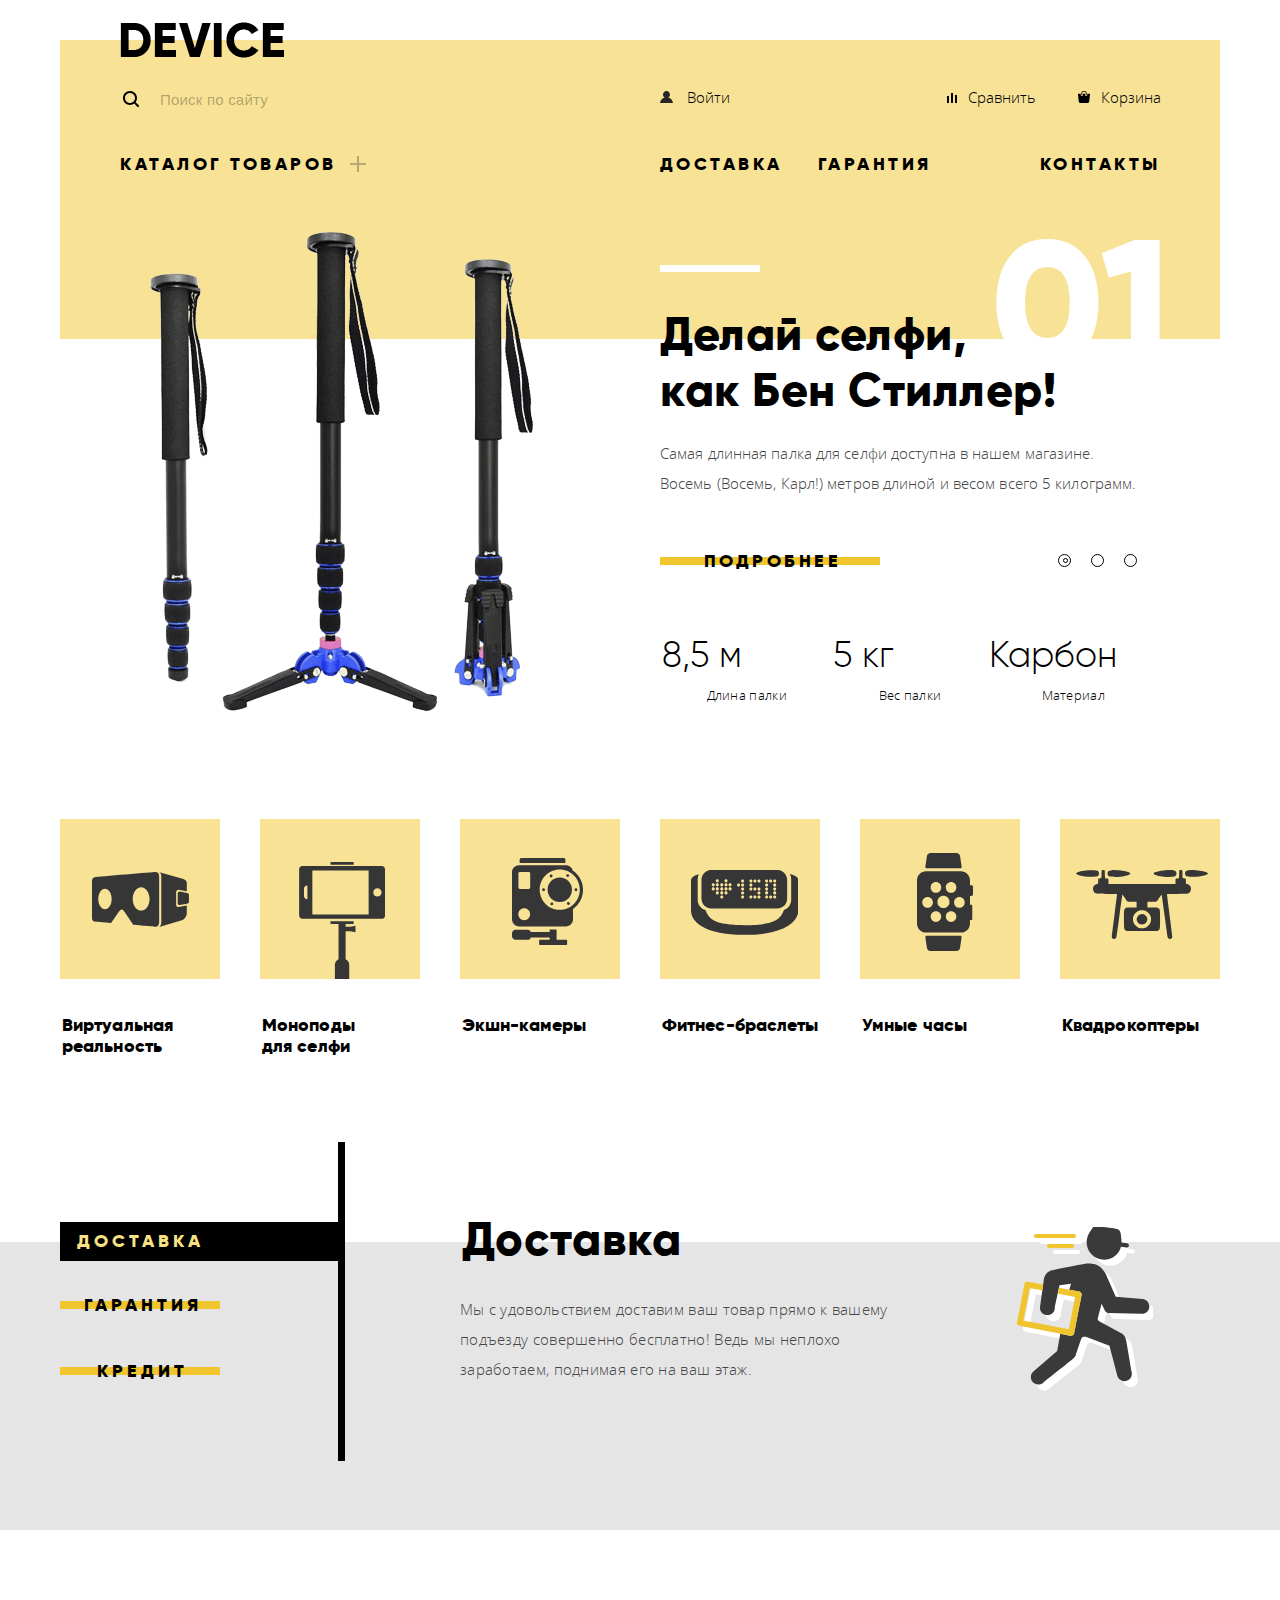
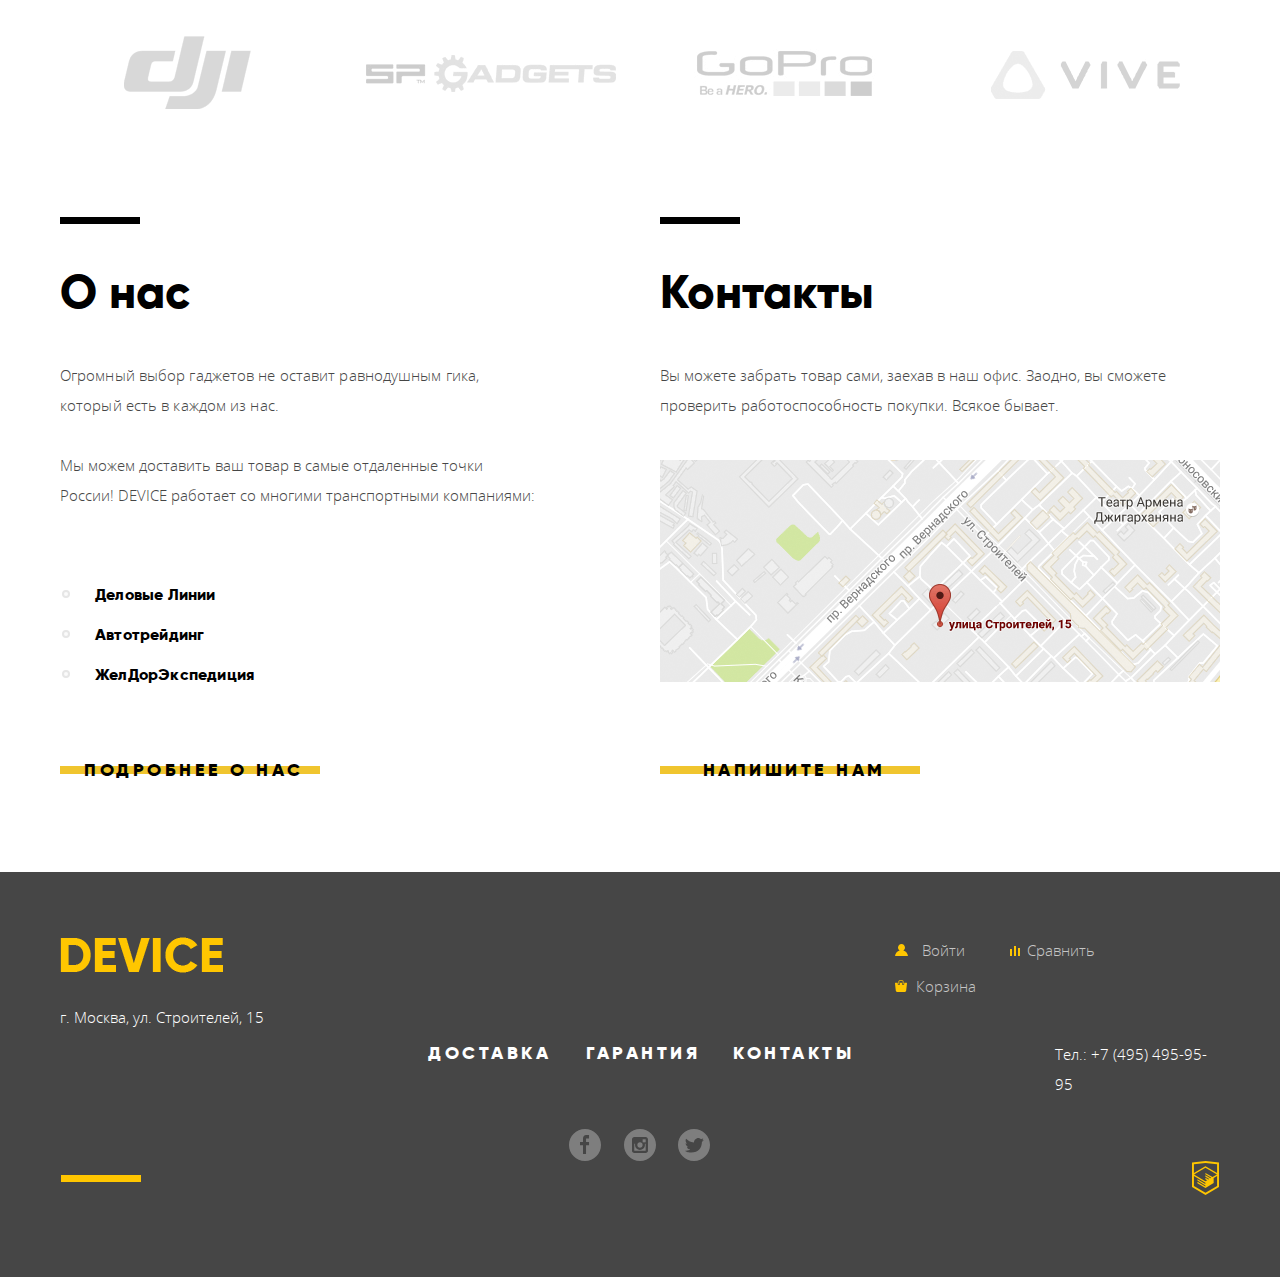
<file: index.html>
<!DOCTYPE html>
<html lang="ru">
  <head>
    <meta charset="utf-8">
    <meta name="format-detection" content="telephone=no">
    <title>HTML Academy: Девайс</title>
    <link rel="stylesheet" href="css/normalize.css">
    <link rel="stylesheet" href="css/minify.css">
  </head>
  <body>
    <div class="container">
      <header class="main-header">
        <a class="header-logo">
          <span class="visually-hidden">Магазин «Девайс»</span>
          <img src="img/header-logo.png" width="164" height="36" alt="Магазин «Девайс»">
        </a>
        <div class="header-row-wrapper">
          <form class="header-search" action="https://echo.htmlacademy.ru" method="post">
            <label class="visually-hidden" for="search-field">Поиск товаров</label>
            <input class="input-search" type="search" id="search-field" name="search-field" placeholder="Поиск по сайту">
            <button class="header-button" type="submit">Найти</button>
          </form>
          <ul class="user-navigation">
            <li class="user-login">
              <a class="user-link to-sign-in" href="login-page.html">
                <svg version="1.1" xmlns="http://www.w3.org/2000/svg" xmlns:xlink="http://www.w3.org/1999/xlink" x="0px" y="0px"
                     width="13px" height="12px" viewBox="0 0 13 12" enable-background="new 0 0 13 12" xml:space="preserve">
                    <path fill="#272525" d="M0.032,12h12.937c-0.163-2.643-2.074-4.837-4.671-5.543C9.306,5.846,9.985,4.75,9.985,3.485
                    C9.985,1.561,8.425,0,6.5,0S3.015,1.561,3.015,3.485c0,1.264,0.68,2.361,1.688,2.972C2.106,7.163,0.194,9.357,0.032,12z"/>
                </svg>
                Войти
              </a>
            </li>
            <li class="user-compare">
              <a class="user-link to-compare" href="compare.html">
                <svg version="1.1" xmlns="http://www.w3.org/2000/svg" xmlns:xlink="http://www.w3.org/1999/xlink" x="0px" y="0px"
                   width="10px" height="10px" viewBox="0 0 10 10">
                  <rect x="8" y="2" width="1.984" height="8"></rect>
                  <rect y="3" width="1.984" height="7"></rect>
                  <rect x="4" width="2" height="10"></rect>
                </svg>
                Сравнить
              </a>
            </li>
            <li class="user-basket">
              <a class="user-link to-basket" href="basket.html">
                <svg xmlns:xlink="http://www.w3.org/1999/xlink" x="0px" y="0px" width="12px" height="12px" viewBox="0 0 12 12"><g><path d="M11.864,3.017c-0.082-0.098-0.203-0.154-0.327-0.154H9.225V4.09c0,0.563-0.484,1.022-1.08,1.022 c-0.594,0-1.078-0.458-1.078-1.022V2.863H4.909V4.09c0,0.563-0.485,1.022-1.08,1.022c-0.595,0-1.078-0.458-1.078-1.022V2.863H0.438 c-0.125,0-0.243,0.056-0.327,0.154C0.028,3.115-0.012,3.245,0.003,3.375l0.776,7.134c0.015,0.806,0.642,1.455,1.411,1.455h7.595 c0.77,0,1.396-0.649,1.411-1.455l0.776-7.134C11.987,3.245,11.946,3.115,11.864,3.017z"></path>
                <path d="M3.829,4.499c0.239,0,0.433-0.184,0.433-0.409V1.84c0-0.632,0.672-1.022,1.295-1.022h1.079 c0.655,0,1.078,0.401,1.078,1.022v2.25c0,0.225,0.194,0.409,0.431,0.409c0.239,0,0.433-0.184,0.433-0.409V1.84 C8.577,0.773,7.761,0,6.636,0H5.557C4.367,0,3.398,0.826,3.398,1.84v2.25C3.398,4.315,3.592,4.499,3.829,4.499z"></path>
                </g>
                </svg>
                Корзина
              </a>
            </li>
          </ul>
        </div>
        <nav class="main-navigation">
          <ul class="site-navigation">
            <li class="nav-catalog">
              <span class="navigation-element drop-element" tabindex="0">Каталог товаров</span>
              <ul class="catalog-menu">
              	<li>
              		<ul class="video-photo-tools">
		                <li>
  		                <a class="catalog-element" href="virtual-reality.html">Виртуальная реальность</a>
  		              </li>
  		              <li>
  		                <a class="catalog-element" href="catalog.html">Моноподы для селфи</a>
  		              </li>
  		              <li>
  		                <a class="catalog-element" href="action-cameras.html">Экшн-камеры</a>
  		              </li>
  		            </ul>
  		          </li>
  		          <li>
		          	<ul class="hand-accessories">
		              <li>
		                <a class="catalog-element" href="fitness-bracelets.html">Фитнес-браслеты</a>
		              </li>
		              <li>
		                <a class="catalog-element" href="smart-watches.html">Умные часы</a>
		              </li>
		            </ul>
		          </li>
		          <li>
		          	<ul class="quadcopters">
		              <li>
		                <a class="catalog-element" href="quadcopters.html">Квадрокоптеры</a>
		              </li>
	            </ul>
	          </li>
          </ul>
        </li>
        <li class="navigation-element element-delivery">
          <a href="delivery.html">Доставка</a>
        </li>
        <li class="navigation-element">
          <a href="guarantee.html">Гарантия</a>
        </li>
        <li class="navigation-element">
          <a href="contacts.html">Контакты</a>
        </li>
      </ul>
    </nav>
  </header>
  </div>
  <main>
    <h1 class="visually-hidden">Магазин «Девайс»</h1>
    <div class="container">
      <section class="popular-products-slider">
        <h2 class="visually-hidden">Популярные товары</h2>
        <input class="visually-hidden" type="radio" id="product-1" name="toggle" checked>
        <input class="visually-hidden" type="radio" id="product-2" name="toggle">
        <input class="visually-hidden" type="radio" id="product-3" name="toggle">
        <div class="slider-switches">
          <label class="slider-switch" for="product-1" tabindex="0">
						<span class="visually-hidden">Первый слайд</span>
					</label>
          <label class="slider-switch" for="product-2" tabindex="0">
          	<span class="visually-hidden">Второй Слайд</span>
          </label>
          <label class="slider-switch" for="product-3" tabindex="0">
          	<span class="visually-hidden">Третий слайд</span>
          </label>
        </div>
        <ol class="products-slides-list">
          <li class="product-slide slide-selfie-stick" id="slide-1">
            <div class="product-slide-picture">
              <img src="img/slider-picture1.png" width="384" height="485" alt="Селфи-палка">
            </div>
            <div class="product-slide-description">
              <b class="product-slide-title">Делай селфи,<br> как Бен Стиллер!</b>
              <p>
                Самая длинная палка для селфи доступна в нашем магазине.
                Восемь (Восемь, Карл!) метров длиной и весом всего 5 килограмм.
              </p>
              <a class="btn btn-slide" href="details.html">Подробнее</a>
              <table class="product-characteristics">
                <tr>
                  <td>8,5 м</td>
                  <td>5 кг</td>
                  <td>Карбон</td>
                </tr>
                <tr>
                  <th>Длина палки</th>
                  <th>Вес палки</th>
                  <th>Материал</th>
                </tr>
              </table>
            </div>
          </li>
          <li class="product-slide slide-fitness-bracelet" id="slide-2">
            <div class="product-slide-picture">
              <img src="img/slider-picture2.png" width="345" height="485" alt="Фитнес-браслет">
            </div>
            <div class="product-slide-description">
              <b class="product-slide-title">Худеем<br> правильно!</b>
              <p>
                Мотивирующие фитнес-браслеты помогут найти в себе силы не пропускать занятия и соблюдать диету.
              </p>
              <a class="btn btn-slide" href="details.html">Подробнее</a>
              <table class="product-characteristics">
                <tr>
                  <td>48 часов</td>
                </tr>
                <tr>
                  <th>Без подзарядки</th>
                </tr>
              </table>
            </div>
          </li>
          <li class="product-slide slide-quadcopter" id="slide-3">
            <div class="product-slide-picture">
              <img src="img/slider-picture3.png" width="526" height="334" alt="Квадрокоптер">
            </div>
            <div class="product-slide-description">
              <b class="product-slide-title">Порхает как бабочка, жалит как пчела!</b>
              <p>
                Этот обычный, на первый взгляд, квадрокоптер оснащен мощным лазером, замаскированным под стандартную камеру.
              </p>
              <a class="btn btn-slide" href="details.html">Подробнее</a>
              <table class="product-characteristics">
                <tr>
                  <td>800 м</td>
                  <td>50 м</td>
                </tr>
                <tr>
                  <th>Дальность полета</th>
                  <th>Радиус поражения</th>
                </tr>
              </table>
            </div>
          </li>
        </ol>
    </section>
  </div>
  <div class="container">
    <section class="catalog">
      <h2 class="visually-hidden">Товары</h2>
      <ul class="catalog-list">
        <li class="catalog-item">
          <a href="virtual-reality.html">
            <div class="picture-item">
              <img src="img/popular-1.svg" width="97" height="55" alt="Виртуальная реальность">
            </div>
            <strong class="item-title">Виртуальная реальность</strong>
          </a>
        </li>
        <li class="catalog-item">
          <a href="catalog.html">
            <div class="picture-item item-bottom">
              <img src="img/popular-2.svg" width="86" height="117" alt="Моноподы для селфи">
            </div>
            <strong class="item-title">Моноподы для селфи</strong>
          </a>
        </li>
        <li class="catalog-item">
          <a href="action-cameras.html">
            <div class="picture-item">
              <img src="img/popular-3.svg" width="71" height="87" alt="Экшн-камеры">
            </div>
              <strong class="item-title">Экшн-камеры</strong>
            </a>
        </li>
        <li class="catalog-item">
          <a href="fitness-bracelets.html">
            <div class="picture-item">
              <img src="img/popular-4.svg" width="107" height="65" alt="Фитнес-браслеты">
            </div>
            <strong class="item-title">Фитнес-браслеты</strong>
          </a>
        </li>
        <li class="catalog-item">
          <a href="smart-watches.html">
            <div class="picture-item">
              <img src="img/popular-5.svg" width="56" height="98" alt="Умные часы">
            </div>
            <strong class="item-title">Умные часы</strong>
          </a>
        </li>
        <li class="catalog-item">
          <a href="quadcopters.html">
            <div class="picture-item">
              <img src="img/popular-6.svg" width="132" height="69" alt="Квадрокоптеры">
            </div>
            <strong class="item-title">Квадрокоптеры</strong>
          </a>
        </li>
      </ul>
  </section>
</div>
  <section class="our-services-slider">
    <div class="container">
      <h2 class="visually-hidden">Наши услуги</h2>
      <input class="visually-hidden" type="radio" id="services-1" name="services-switch" checked>
      <input class="visually-hidden" type="radio" id="services-2" name="services-switch">
      <input class="visually-hidden" type="radio" id="services-3" name="services-switch">
      <div class="services-slider-switches">
        <label class="btn services-switch" for="services-1" tabindex="0">Доставка</label>
        <label class="btn services-switch" for="services-2" tabindex="0">Гарантия</label>
        <label class="btn services-switch" for="services-3" tabindex="0">Кредит</label>
      </div>
      <ul class="services-slides-list">
        <li class="services-slide" id="delivery">
          <h3 class="services-slide-title">Доставка</h3>
          <p class="services-slide-description">
            Мы с удовольствием доставим ваш товар прямо к вашему подъезду совершенно бесплатно! Ведь мы неплохо<br> заработаем, поднимая его на ваш этаж.
          </p>
        </li>
        <li class="services-slide" id="guarantee">
          <h3 class="services-slide-title">Гарантия</h3>
          <p class="services-slide-description">
            Если из-за возгорания купленного у нас товара у вас сгорит дом — не переживайте, мы выдадим вам новый.<br>
            Товар, не дом, конечно же.
          </p>
        </li>
        <li class="services-slide" id="credit">
          <h3 class="services-slide-title">Кредит</h3>
          <p class="services-slide-description">
            Залезть в долговую яму стало проще! Кредитные консультанты подберут для вас наиболее выгодные
            условия кредита. Выгодные для нашего банка, разумеется.
          </p>
        </li>
      </ul>
    </div>
  </section>
  <section class="brands">
  	<h2 class="visually-hidden">Производители</h2>
    <div class="container">
      <ul class="brands-list">
        <li class="brand-link link-dji">
          <a href="https://www.dji.com/">
            <img src="img/link-1.png" width="260" height="100" alt=" Магазин DJI">
          </a>
        </li>
        <li class="brand-link link-gadgets">
          <a href="http://www.sp-gadgets.com/">
            <img src="img/link-2.png" width="260" height="100" alt=" Магазин SP Gadgets">
          </a>
        </li>
        <li class="brand-link link-gopro">
          <a href="https://gopro.com/">
            <img src="img/link-3.png" width="260" height="100" alt="Магазин GoPro">
          </a>
        </li>
        <li class="brand-link link-vive">
          <a href="https://www.vive.com">
            <img src="img/link-4.png" width="260" height="100" alt="Магазин Vive">
          </a>
        </li>
      </ul>
    </div>
  </section>
  <section class="company-info">
    <div class="container">
      <h2 class="visually-hidden">Информация о компании</h2>
      <section class="info-about-us">
        <h3 class="info-title">О нас</h3>
        <p class="info-text">Огромный выбор гаджетов не оставит равнодушным гика, который есть в каждом из нас.</p>
        <p class="info-text">Мы можем доставить ваш товар в самые отдаленные точки России! DEVICE работает со многими транспортными компаниями:</p>
        <ul class="transport-companies">
          <li class="transport-item">Деловые Линии</li>
          <li class="transport-item">Автотрейдинг</li>
          <li class="transport-item">ЖелДорЭкспедиция</li>
        </ul>
        <a class="btn btn-company" href="about-us.html">Подробнее о нас</a>
      </section>
      <section class="info-contacts">
        <h3 class="info-title">Контакты</h3>
        <p class="info-text">Вы можете забрать товар сами, заехав в наш офис. Заодно, вы сможете проверить работоспособность покупки. Всякое бывает.</p>
        <a class="info-map" href="https://www.google.com.ua/maps/place/%D1%83%D0%BB.+%D0%A1%D1%82%D1%80%D0%BE%D0%B8%D1%82%D0%B5%D0%BB%D0%B5%D0%B9,+15,+%D0%9C%D0%BE%D1%81%D0%BA%D0%B2%D0%B0,+%D0%A0%D0%BE%D1%81%D1%81%D0%B8%D1%8F,+119311/@55.687034,37.5274293,17z/data=!4m13!1m7!3m6!1s0x46b54cf65f5c8955:0x694710ccd55501e!2z0YPQuy4g0KHRgtGA0L7QuNGC0LXQu9C10LksIDE1LCDQnNC-0YHQutCy0LAsINCg0L7RgdGB0LjRjywgMTE5MzEx!3b1!8m2!3d55.687031!4d37.529618!3m4!1s0x46b54cf65f5c8955:0x694710ccd55501e!8m2!3d55.687031!4d37.529618">
          <img src="img/map.png" width="560" height="222"
          alt="Наш адрес: улица Строителей, 15">
        </a>
        <a class="btn btn-company write-us" href="feedback-page.html">Напишите нам</a>
      </section>
    </div>
  </section>
</main>
<footer class="main-footer">
  <div class="container">
    <div class="address-footer-wrapper">
      <a class="footer-logo">
        <span class="visually-hidden">Магазин «Девайс»</span>
        <img src="img/footer-logo.png" width="163" height="36" alt="Магазин «Девайс»">
      </a>
      <p class="footer-address">г. Москва, ул. Строителей, 15</p>
    </div>
    <div class="footer-navigation-wrapper">
      <ul class="footer-navigation">
        <li><a href="delivery.html">Доставка</a></li>
        <li><a href="guarantee.html">Гарантия</a></li>
        <li><a href="contacts.html">Контакты</a></li>
      </ul>
      <ul class="footer-social">
        <li>
          <a class="social-btn social-btn-fb" href="#">
            <span class="visually-hidden">Фейсбук</span>
          </a>
        </li>
        <li>
          <a class="social-btn social-btn-inst" href="#">
            <span class="visually-hidden">Инстаграм</span>
          </a>
        </li>
        <li>
          <a class="social-btn social-btn-twi" href="#">
            <span class="visually-hidden">Твиттер</span>
          </a>
        </li>
      </ul>
    </div>
    <div class="for-user-wrapper">
      <ul class="footer-user-navigation">
        <li>
          <a class="footer-user footer-user-sign-in" href="login-page.html">
            <svg version="1.1" xmlns="http://www.w3.org/2000/svg" xmlns:xlink="http://www.w3.org/1999/xlink" x="0px" y="0px"
              width="13px" height="12px" viewBox="0 0 13 12" enable-background="new 0 0 13 12" xml:space="preserve">
              <path fill="#272525" d="M0.032,12h12.937c-0.163-2.643-2.074-4.837-4.671-5.543C9.306,5.846,9.985,4.75,9.985,3.485
              C9.985,1.561,8.425,0,6.5,0S3.015,1.561,3.015,3.485c0,1.264,0.68,2.361,1.688,2.972C2.106,7.163,0.194,9.357,0.032,12z"/>
            </svg>
            Войти
          </a>
        </li>
        <li>
          <a class="footer-user footer-user-compare" href="compare.html">
            <svg version="1.1" xmlns="http://www.w3.org/2000/svg" xmlns:xlink="http://www.w3.org/1999/xlink" x="0px" y="0px" width="10px" height="10px" viewBox="0 0 10 10"><rect x="8" y="2" width="1.984" height="8"></rect>
                  <rect y="3" width="1.984" height="7"></rect>
                  <rect x="4" width="2" height="10"></rect>
                </svg>
            Сравнить
          </a>
        </li>
        <li>
          <a class="footer-user footer-user-basket" href="basket.html">
            <svg xmlns:xlink="http://www.w3.org/1999/xlink" x="0px" y="0px" width="12px" height="12px" viewBox="0 0 12 12"><g><path d="M11.864,3.017c-0.082-0.098-0.203-0.154-0.327-0.154H9.225V4.09c0,0.563-0.484,1.022-1.08,1.022 c-0.594,0-1.078-0.458-1.078-1.022V2.863H4.909V4.09c0,0.563-0.485,1.022-1.08,1.022c-0.595,0-1.078-0.458-1.078-1.022V2.863H0.438 c-0.125,0-0.243,0.056-0.327,0.154C0.028,3.115-0.012,3.245,0.003,3.375l0.776,7.134c0.015,0.806,0.642,1.455,1.411,1.455h7.595 c0.77,0,1.396-0.649,1.411-1.455l0.776-7.134C11.987,3.245,11.946,3.115,11.864,3.017z"></path>
                <path d="M3.829,4.499c0.239,0,0.433-0.184,0.433-0.409V1.84c0-0.632,0.672-1.022,1.295-1.022h1.079 c0.655,0,1.078,0.401,1.078,1.022v2.25c0,0.225,0.194,0.409,0.431,0.409c0.239,0,0.433-0.184,0.433-0.409V1.84 C8.577,0.773,7.761,0,6.636,0H5.557C4.367,0,3.398,0.826,3.398,1.84v2.25C3.398,4.315,3.592,4.499,3.829,4.499z"></path>
              </g>
            </svg>
            Корзина
          </a>
        </li>
      </ul>
      <p class="footer-phone">Тел.: +7 (495) 495-95-95</p>
      <div class="logo-academy-wrapper">
        <a class="logo-academy" href="https://htmlacademy.ru/intensive/htmlcss">
          <span class="visually-hidden">Перейти на страницу Html Academy</span>
          <img src="img/index-logo-html.svg" width="27" height="35" alt="Html Academy">
        </a>
      </div>
    </div>
  </div>
  </footer>
  <section class="modal modal-feedback">
    <h2 class="visually-hidden">Обратная связь</h2>
    <form class="form-feedback" action="https://echo.htmlacademy.ru" method="post">
      <p class="feedback-item">
        <label for="name-field">Ваше имя:</label>
        <input type="text" id="name-field" name="name-field"
        placeholder="Представьтесь, пожалуйста">
      </p>
      <p class="feedback-item">
        <label for="email-field">Ваш e-mail:</label>
        <input type="text" id="email-field" name="email-field"
        placeholder="Для отправки ответа">
      </p>
      <p class="feedback-item">
        <label for="textarea-field">Текст письма</label>
        <textarea id="textarea-field" placeholder="В свободной форме"></textarea>
      </p>
        <button class="btn btn-feedback" type="submit">Отправить</button>
     </form>
     <button class="modal-close" type="button">Закрыть</button>
  </section>
  <section class="modal modal-map">
    <h2 class="visually-hidden">Как до нас добраться?</h2>
    <span class="visually-hidden">Наш адрес</span>
    <iframe src="https://www.google.com/maps/embed?pb=!1m18!1m12!1m3!1d2249.1123749473163!2d37.52742931542596!3d55.687034004530695!2m3!1f0!2f0!3f0!3m2!1i1024!2i768!4f13.1!3m3!1m2!1s0x46b54cf65f5c8955%3A0x694710ccd55501e!2z0YPQuy4g0KHRgtGA0L7QuNGC0LXQu9C10LksIDE1LCDQnNC-0YHQutCy0LAsINCg0L7RgdGB0LjRjywgMTE5MzEx!5e0!3m2!1sru!2sua!4v1512936859491" width="960" height="559" style="border:0" allowfullscreen></iframe>
    <p>
      <img src="img/map-big.png" width="960" height="559"
      alt="Наш адрес: улица Строителей, 15">
    </p>
    <button class="modal-close" type="button">Закрыть</button>
  </section>
  <script src="js/minify.js">

  </script>
 </body>
</html>
</file>
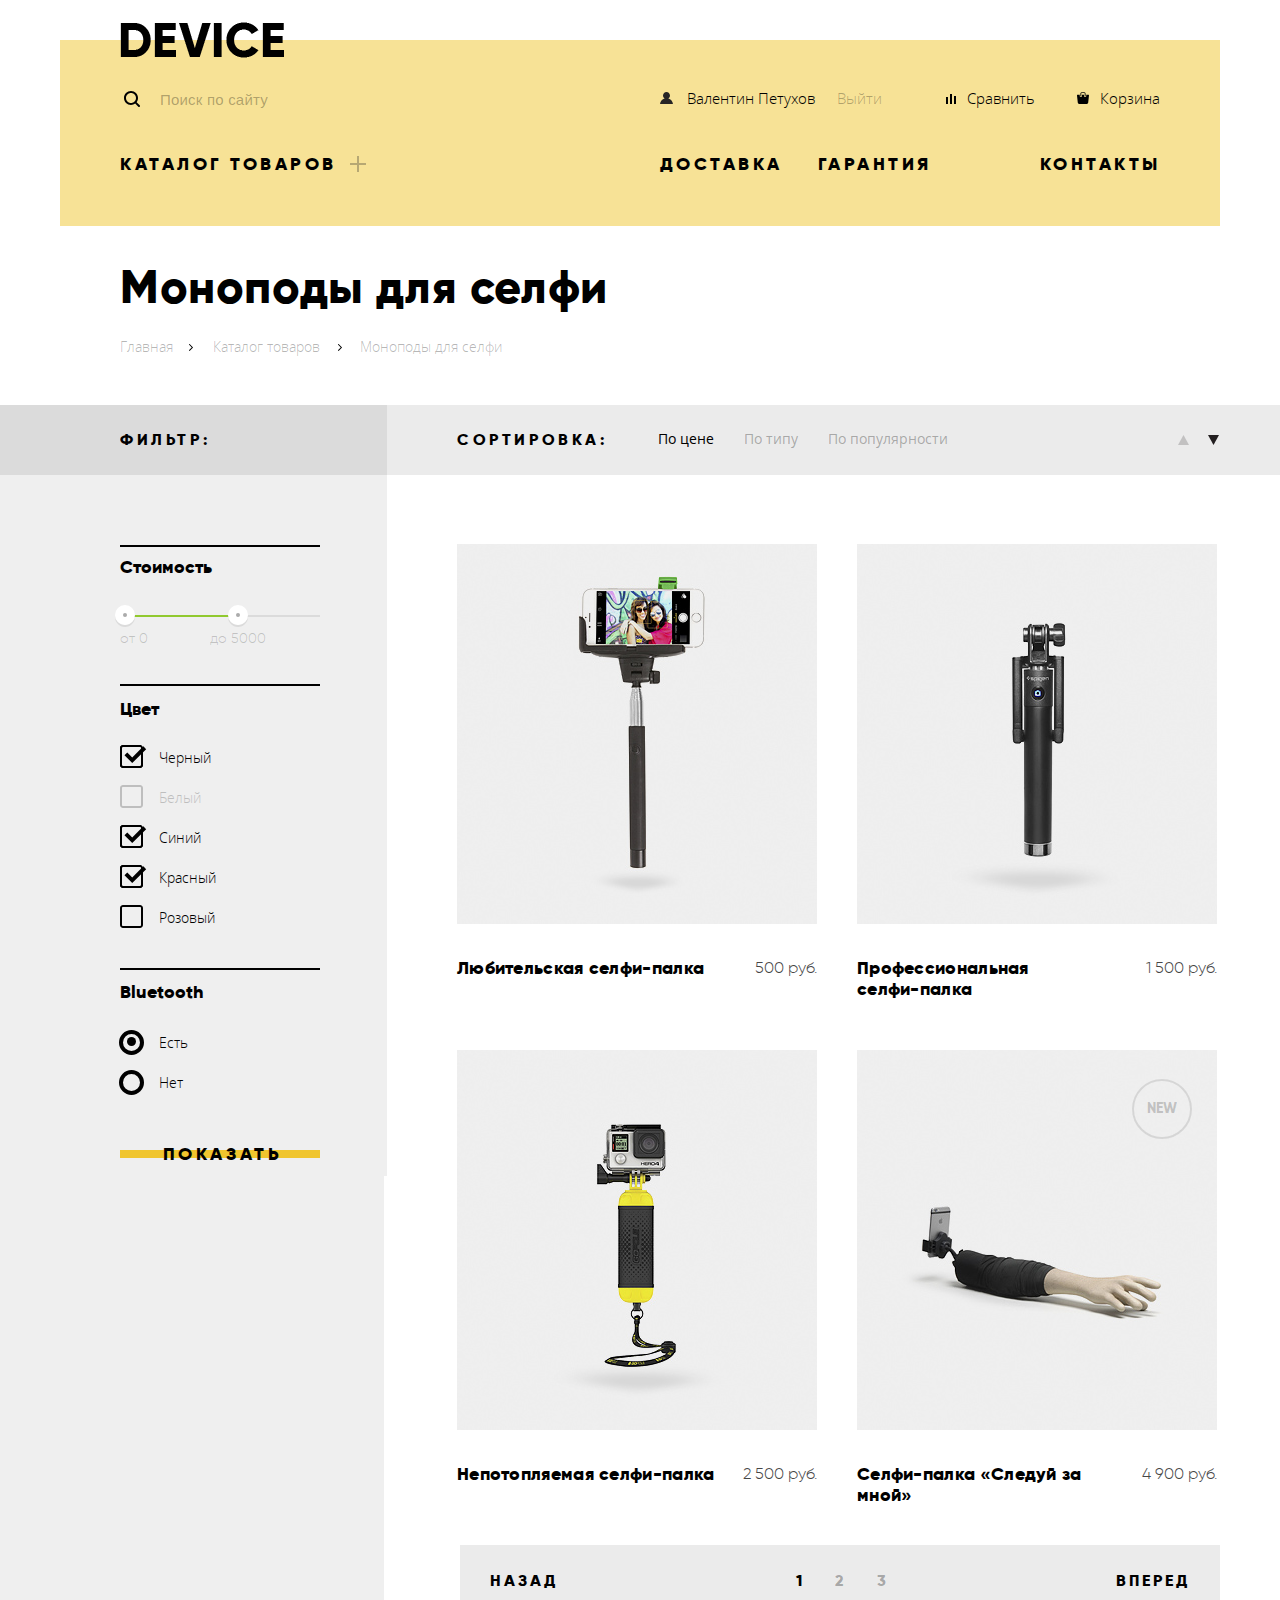
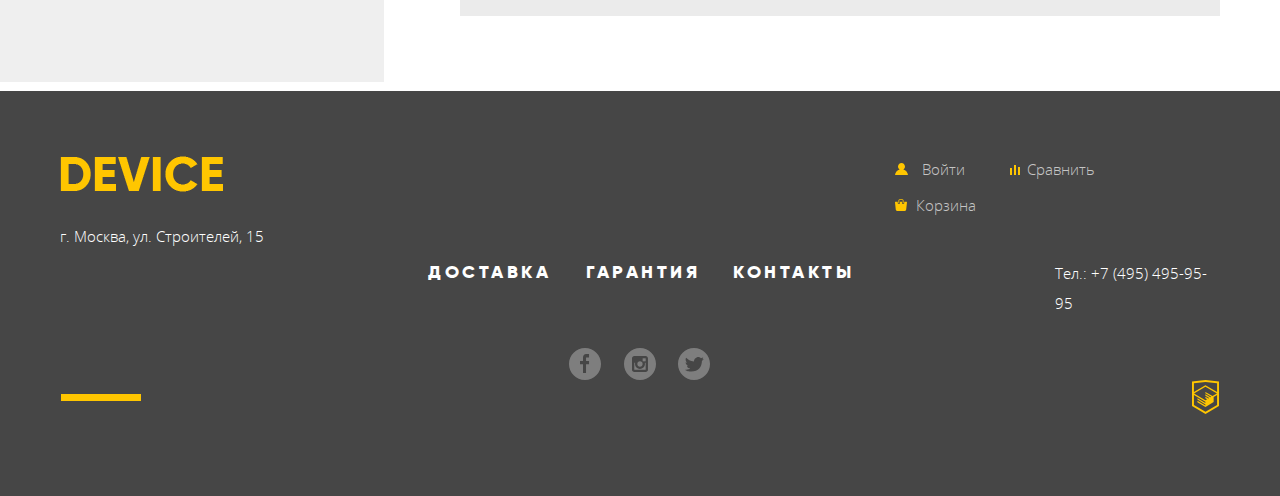
<file: catalog.html>
<!DOCTYPE html>
<html lang="ru">
  <head>
    <meta charset="utf-8">
    <meta name="format-detection" content="telephone=no">
    <title>HTML Academy: Девайс Каталог</title>
    <link rel="stylesheet" href="css/normalize.css">
    <link rel="stylesheet" href="css/style.css">
  </head>
  <body class="catalog-page">
    <div class="container catalog-header-container">
      <header class="main-header">
        <a class="header-logo" href="index.html">
          <span class="visually-hidden">Магазин «Девайс»</span>
          <img src="img/header-logo.png" width="164" height="36" alt="Магазин «Девайс»">
        </a>
        <div class="header-row-wrapper">
          <form class="header-search" action="https://echo.htmlacademy.ru" method="post">
            <label class="visually-hidden" for="search-field">Поиск товаров</label>
            <input class="input-search" type="search" id="search-field" name="search-field" placeholder="Поиск по сайту">
            <button class="header-button" type="submit">Найти</button>
          </form>
          <ul class="user-navigation">
            <li class="user-login">
              <a class="user-link to-sign-in" href="my-profile.html">
                <svg version="1.1" xmlns="http://www.w3.org/2000/svg" xmlns:xlink="http://www.w3.org/1999/xlink" x="0px" y="0px"
                     width="13px" height="12px" viewBox="0 0 13 12" enable-background="new 0 0 13 12" xml:space="preserve">
                    <path fill="#272525" d="M0.032,12h12.937c-0.163-2.643-2.074-4.837-4.671-5.543C9.306,5.846,9.985,4.75,9.985,3.485
                    C9.985,1.561,8.425,0,6.5,0S3.015,1.561,3.015,3.485c0,1.264,0.68,2.361,1.688,2.972C2.106,7.163,0.194,9.357,0.032,12z"/>
                </svg>
                Валентин Петухов
              </a>
            </li>
            <li class="user-logout">
              <a class="user-link to-logout" href="#">Выйти</a>
            </li>
            <li class="user-compare">
              <a class="user-link to-compare" href="compare.html">
                <svg version="1.1" xmlns="http://www.w3.org/2000/svg" xmlns:xlink="http://www.w3.org/1999/xlink" x="0px" y="0px" width="10px" height="10px" viewBox="0 0 10 10"><rect x="8" y="2" width="1.984" height="8"></rect>
                  <rect y="3" width="1.984" height="7"></rect>
                  <rect x="4" width="2" height="10"></rect>
                </svg>
              Сравнить
              </a>
            </li>
            <li class="user-basket">
              <a class="user-link to-basket" href="basket.html">
                <svg xmlns:xlink="http://www.w3.org/1999/xlink" x="0px" y="0px" width="12px" height="12px" viewBox="0 0 12 12"><g><path d="M11.864,3.017c-0.082-0.098-0.203-0.154-0.327-0.154H9.225V4.09c0,0.563-0.484,1.022-1.08,1.022 c-0.594,0-1.078-0.458-1.078-1.022V2.863H4.909V4.09c0,0.563-0.485,1.022-1.08,1.022c-0.595,0-1.078-0.458-1.078-1.022V2.863H0.438 c-0.125,0-0.243,0.056-0.327,0.154C0.028,3.115-0.012,3.245,0.003,3.375l0.776,7.134c0.015,0.806,0.642,1.455,1.411,1.455h7.595 c0.77,0,1.396-0.649,1.411-1.455l0.776-7.134C11.987,3.245,11.946,3.115,11.864,3.017z"></path>
                <path d="M3.829,4.499c0.239,0,0.433-0.184,0.433-0.409V1.84c0-0.632,0.672-1.022,1.295-1.022h1.079 c0.655,0,1.078,0.401,1.078,1.022v2.25c0,0.225,0.194,0.409,0.431,0.409c0.239,0,0.433-0.184,0.433-0.409V1.84 C8.577,0.773,7.761,0,6.636,0H5.557C4.367,0,3.398,0.826,3.398,1.84v2.25C3.398,4.315,3.592,4.499,3.829,4.499z"></path>
                </g>
                </svg>
                Корзина
              </a>
            </li>
          </ul>
        </div>
        <nav class="main-navigation">
          <ul class="site-navigation">
            <li class="nav-catalog">
              <span class="navigation-element drop-element" tabindex="0">Каталог товаров</span>
              <ul class="catalog-menu">
            	  <li>
            		  <ul class="video-photo-tools">
		                <li>
		                  <a class="catalog-element" href="virtual-reality.html">Виртуальная реальность</a>
		                </li>
		                <li>
		                  <a class="catalog-element" href="catalog.html">Моноподы для селфи</a>
		                </li>
		                <li>
		                  <a class="catalog-element" href="action-cameras.html">Экшн-камеры</a>
		                </li>
		              </ul>
		            </li>
		            <li>
		          	  <ul class="hand-accessories">
		                <li>
		                  <a class="catalog-element" href="fitness-bracelets.html">Фитнес-браслеты</a>
		                </li>
		                <li>
		                  <a class="catalog-element" href="smart-watches.html">Умные часы</a>
		                </li>
		              </ul>
		            </li>
		            <li>
		          	<ul class="quadcopters">
		              <li>
		                <a class="catalog-element" href="quadcopters.html">Квадрокоптеры</a>
		              </li>
	              </ul>
	             </li>
            </ul>
          </li>
          <li class="navigation-element">
            <a href="delivery.html">Доставка</a>
          </li>
          <li class="navigation-element">
            <a href="guarantee.html">Гарантия</a>
          </li>
          <li class="navigation-element">
            <a href="contacts.html">Контакты</a>
          </li>
        </ul>
      </nav>
  </header>
</div>
  <main>
    <div class="container">
      <h1 class="page-title">Моноподы для селфи</h1>
      <ul class="breadcrumbs">
        <li>
          <a class="breadcrumbs-item" href="index.html">Главная</a>
        </li>
        <li>
          <a class="breadcrumbs-item" href="catalog-products">Каталог товаров</a>
        </li>
        <li>
          <a class="breadcrumbs-item breadcrumbs-current">Моноподы для селфи</a>
        </li>
      </ul>
    </div>
    <div class="catalog-columns">
      <div class="container">
    		<section class="filter-products">
    		  <header class="section-title filter-products-title">
                <h2>Фильтр:</h2>
      		  </header>
      	     <form class="form-filter" action="https://echo.htmlacademy.ru" method="get">
              <fieldset class="filter-price">
                <legend class="filter-title">Стоимость</legend>
                <div class="filter-range">
                  <div class="range-controls">
                    <div class="scale">
                      <div class="bar"></div>
                    </div>
                    <div class="toggle toggle-min" tabindex="0"></div>
                    <div class="toggle toggle-max" tabindex="0"></div>
                  </div>
                  <div class="price-controls">
                    <span class="range-price min-price">от 0</span>
                    <span class="range-price max-price">до 5000</span>
                  </div>
                </div>
              </fieldset>
              <fieldset class="filter-color">
                <legend class="filter-title">Цвет</legend>
                <p class="filter-item">
                  <input class="visually-hidden filter-input input-checkbox" type="checkbox" id="black-color" name="black-color" checked>
                  <label for="black-color">Черный</label>
                </p>
                <p class="filter-item">
                  <input class="visually-hidden filter-input input-checkbox" type="checkbox" id="white-color" name="white-color" disabled>
                  <label for="white-color">Белый</label>
                </p>
                <p class="filter-item">
                  <input class="input-checkbox visually-hidden filter-input" type="checkbox" id="blue-color" name="blue-color" checked>
                  <label for="blue-color">Синий</label>
                </p>
                <p class="filter-item">
                  <input class="visually-hidden filter-input input-checkbox" type="checkbox" id="red-color" name="red-color" checked>
                  <label for="red-color">Красный</label>
                </p>
                <p class="filter-item">
                  <input class="visually-hidden filter-input input-checkbox" type="checkbox" id="pink-color" name="pink-color">
                  <label for="pink-color">Розовый</label>
                </p>
            </fieldset>
            <fieldset class="filter-bluetooth">
              <legend class="filter-title">Bluetooth</legend>
              <p class="filter-item">
                <input class="visually-hidden filter-input input-radio" type="radio" id="yes" name="bluetooth" value="bluetooth-on" checked>
                <label for="yes">Есть</label>
              </p>
              <p class="filter-item">
                <input class="visually-hidden filter-input input-radio" type="radio" id="no" name="bluetooth" value="bluetooth-off">
                <label for="no">Нет</label>
              </p>
            </fieldset>
            <button class="btn btn-form">Показать</button>
        </form>
      </section>
      <section class="catalog-products">
      <h3 class="visually-hidden">Список моноподов для селфи</h3>
      <section class="sort-catalog">
      	<header class="section-title sort-catalog-title">
          <h2>Сортировка:</h2>
        </header>
        <ul class="sort-list">
          <li class="sort-item sort-current">По цене</li>
          <li class="sort-item"><a href="#">По типу</a></li>
          <li class="sort-item"><a href="#">По популярности</a></li>
        </ul>
        <ul class="min-max-sort">
        	<li class="max-item">
            <a href="#">
            <span class="visually-hidden">По возрастанию</span>
            </a>
          </li>
          <li class="min-item active">
            <a href="#">
              <span class="visually-hidden">По убыванию</span>
            </a>
          </li>
        </ul>
    </section>
    <ul class="products-list">
      <li>
        <article class="product-item">
          <img src="img/item-1.jpg" width="360" height="380" alt="Любительская селфи-палка">
          <div class="item-description">
            <h3 class="item-heading">
              <a class="to-item" href="amateur-selfie-stick.html">Любительская селфи-палка</a>
            </h3>
            <span class="item-price">500 руб.</span>
          </div>
           <div class="item-hover">
            <a class="btn btn-to-basket" href="#">В корзину</a>
            <a class="hover-link link-to-compare" href="#">Добавить к сравнению</a>
          </div>
        </article>
      </li>
      <li>
        <article class="product-item">
          <img src="img/item-2.jpg" width="360" height="380" alt="Профессиональная селфи-палка">
          <div class="item-description">
           <h3 class="item-heading professional-selfie-stick">
            <a class="to-item" href="professional-selfie-stick.html">Профессиональная селфи-палка</a>
          </h3>
          <span class="item-price">1 500 руб.</span>
         </div>
         <div class="item-hover">
          <a class="btn btn-to-basket" href="#">В корзину</a>
          <a class="hover-link link-to-compare" href="#">Добавить к сравнению</a>
        </div>
       </article>
      </li>
      <li>
        <article class="product-item">
          <img src="img/item-3.jpg" width="360" height="380" alt="Непотопляемая селфи-палка">
          <div class="item-description">
            <h3 class="item-heading">
              <a class="to-item" href="unsinkable-selfie-stick.html">Непотопляемая селфи-палка</a>
            </h3>
            <span class="item-price">2 500 руб.</span>
          </div>
          <div class="item-hover">
            <a class="btn to-basket" href="#">В корзину</a>
            <a class="hover-link link-to-compare" href="#">Добавить к сравнению</a>
          </div>
        </article>
      </li>
      <li>
        <article class="product-item new-item">
          <img src="img/item-4.jpg" width="360" height="380" alt="Селфи-палка «Следуй за мной»">
          <div class="item-description">
            <h3 class="item-heading">
              <a class="to-item" href="follow-me-selfie-stick.html">Селфи-палка «Следуй за мной»</a>
            </h3>
            <span class="item-price">4 900 руб.</span>
          </div>
          <div class="item-hover">
            <a class="btn btn-to-basket" href="#">В корзину</a>
            <a class="hover-link link-to-compare" href="#">Добавить к сравнению</a>
          </div>
        </article>
      </li>
    </ul>
    <ul class="pagination-list">
      <li>
        <a class="pagination-item item-prev" href="#">Назад</a>
      </li>
      <li>
        <a class="pagination-item item-current">1</a>
      </li>
      <li>
        <a class="pagination-item" href="#">2</a>
      </li>
      <li>
        <a class="pagination-item" href="#">3</a>
      </li>
      <li>
        <a class="pagination-item item-next" href="#">Вперед</a>
      </li>
    </ul>
  </section>
  </div>
  </div>
</main>
<footer class="main-footer">
  <div class="container">
    <div class="address-footer-wrapper">
      <a class="footer-logo" href="index.html">
        <span class="visually-hidden">Магазин «Девайс»</span>
        <img src="img/footer-logo.png" width="163" height="36" alt="Магазин «Девайс»">
      </a>
      <p class="footer-address">г. Москва, ул. Строителей, 15</p>
    </div>
    <div class="footer-navigation-wrapper">
      <ul class="footer-navigation">
        <li><a href="delivery.html">Доставка</a></li>
        <li><a href="guarantee.html">Гарантия</a></li>
        <li><a href="contacts.html">Контакты</a></li>
      </ul>
      <ul class="footer-social">
        <li>
          <a class="social-btn social-btn-fb" href="#">
            <span class="visually-hidden">Фейсбук</span>
          </a>
          </li>
          <li>
            <a class="social-btn social-btn-inst" href="#">
              <span class="visually-hidden">Инстаграм</span>
            </a>
          </li>
          <li>
            <a class="social-btn social-btn-twi" href="#">
              <span class="visually-hidden">Твиттер</span>
            </a>
          </li>
        </ul>
    </div>
    <div class="for-user-wrapper">
      <ul class="footer-user-navigation">
        <li>
          <a class="footer-user footer-user-sign-in" href="login-page.html">
            <svg version="1.1" xmlns="http://www.w3.org/2000/svg" xmlns:xlink="http://www.w3.org/1999/xlink" x="0px" y="0px"
              width="13px" height="12px" viewBox="0 0 13 12" enable-background="new 0 0 13 12" xml:space="preserve">
              <path fill="#272525" d="M0.032,12h12.937c-0.163-2.643-2.074-4.837-4.671-5.543C9.306,5.846,9.985,4.75,9.985,3.485
              C9.985,1.561,8.425,0,6.5,0S3.015,1.561,3.015,3.485c0,1.264,0.68,2.361,1.688,2.972C2.106,7.163,0.194,9.357,0.032,12z"/>
            </svg>
            Войти
          </a>
        </li>
        <li>
          <a class="footer-user footer-user-compare" href="compare.html">
            <svg version="1.1" xmlns="http://www.w3.org/2000/svg" xmlns:xlink="http://www.w3.org/1999/xlink" x="0px" y="0px" width="10px" height="10px" viewBox="0 0 10 10"><rect x="8" y="2" width="1.984" height="8"></rect>
                  <rect y="3" width="1.984" height="7"></rect>
                  <rect x="4" width="2" height="10"></rect>
                </svg>
            Сравнить
          </a>
        </li>
        <li>
          <a class="footer-user footer-user-basket" href="basket.html">
            <svg xmlns:xlink="http://www.w3.org/1999/xlink" x="0px" y="0px" width="12px" height="12px" viewBox="0 0 12 12"><g><path d="M11.864,3.017c-0.082-0.098-0.203-0.154-0.327-0.154H9.225V4.09c0,0.563-0.484,1.022-1.08,1.022 c-0.594,0-1.078-0.458-1.078-1.022V2.863H4.909V4.09c0,0.563-0.485,1.022-1.08,1.022c-0.595,0-1.078-0.458-1.078-1.022V2.863H0.438 c-0.125,0-0.243,0.056-0.327,0.154C0.028,3.115-0.012,3.245,0.003,3.375l0.776,7.134c0.015,0.806,0.642,1.455,1.411,1.455h7.595 c0.77,0,1.396-0.649,1.411-1.455l0.776-7.134C11.987,3.245,11.946,3.115,11.864,3.017z"></path>
                <path d="M3.829,4.499c0.239,0,0.433-0.184,0.433-0.409V1.84c0-0.632,0.672-1.022,1.295-1.022h1.079 c0.655,0,1.078,0.401,1.078,1.022v2.25c0,0.225,0.194,0.409,0.431,0.409c0.239,0,0.433-0.184,0.433-0.409V1.84 C8.577,0.773,7.761,0,6.636,0H5.557C4.367,0,3.398,0.826,3.398,1.84v2.25C3.398,4.315,3.592,4.499,3.829,4.499z"></path>
              </g>
            </svg>
            Корзина
          </a>
        </li>
      </ul>
      <p class="footer-phone">Тел.: +7 (495) 495-95-95</p>
      <div class="logo-academy-wrapper">
        <a class="logo-academy" href="https://htmlacademy.ru/intensive/htmlcss">
          <span class="visually-hidden">Перейти на страницу интенсива Html Academy</span>
          <img src="img/index-logo-html.svg" width="27" height="35" alt="Html Academy">
        </a>
      </div>
    </div>
  </div>
</footer>
</body>
</html>
</file>
<file: css/minify.css>
@keyframes bounce{0%{-webkit-transform:translateY(-2000px);transform:translateY(-2000px)}70%{-webkit-transform:translateY(30px);transform:translateY(30px)}90%{-webkit-transform:translateY(-15px);transform:translateY(-15px)}to{-webkit-transform:translateY(0);transform:translateY(0)}}@keyframes shake{0%,to{-webkit-transform:translateX(0);transform:translateX(0)}10%,30%,50%,70%,90%{-webkit-transform:translateX(-10px);transform:translateX(-10px)}20%,40%,60%,80%{-webkit-transform:translateX(10px);transform:translateX(10px)}}html{-webkit-box-sizing:border-box;box-sizing:border-box}*,::after,::before{-webkit-box-sizing:inherit;box-sizing:inherit}@font-face{font-family:"gilroy";src:url(../fonts/gilroylight.woff2) format("woff2"),url(../fonts/gilroylight.woff) format("woff");font-weight:300;font-style:normal}@font-face{font-family:"gilroy";src:url(../fonts/gilroyextrabold.woff2) format("woff2"),url(../fonts/gilroyextrabold.woff) format("woff");font-weight:900;font-style:normal}@font-face{font-family:"open_sans";src:url(../fonts/opensans.woff2) format("woff2"),url(../fonts/opensans.woff) format("woff");font-weight:400;font-style:normal}@font-face{font-family:"open_sans";src:url(../fonts/opensanslight.woff2) format("woff2"),url(../fonts/opensanslight.woff) format("woff");font-weight:300;font-style:normal}body{min-width:1200px;margin:0;padding:0;font-family:"open_sans","Arial",sans-serif;font-size:15px;line-height:30px;font-weight:300;color:#464646;background-color:#fff}a{text-decoration:none}img{max-width:100%;height:auto}.visually-hidden:not(:focus):not(:active),input[type=checkbox].visually-hidden,input[type=radio].visually-hidden{position:absolute;width:1px;height:1px;margin:-1px;border:0;padding:0;white-space:nowrap;clip-path:inset(100%);clip:rect(0 0 0 0);overflow:hidden}.container{width:1200px;margin:0 auto;padding:0 20px}.catalog-page{font-family:"gilroy","Arial",sans-serif;font-size:18px;font-weight:900;color:#000}.main-header{position:relative;z-index:5;margin-top:40px;background-color:#f7e296;font-size:15px;line-height:36px;color:#000}.header-row-wrapper{display:-webkit-box;display:-ms-flexbox;display:flex;margin-top:3px;margin-bottom:23px;margin-left:60px}.catalog-page .main-header{padding-bottom:9px;font-family:"open_sans","Arial",sans-serif;font-weight:300;margin-bottom:33px}.header-logo{position:relative;top:-18px;display:block;width:164px;height:36px;margin-left:60px}.header-logo img{opacity:1}.header-logo:hover img,.site-navigation a:hover,.user-navigation a:hover{opacity:.6}.header-logo:active img,.site-navigation a:active,.user-navigation a:active{opacity:.3}.header-search{position:relative;width:300px;padding-left:38px;margin-right:218px;font-size:0}.header-search::before{content:"";position:absolute;top:12px;left:3px;width:16px;height:16px;background-color:transparent;background-image:url(../img/search.svg);background-repeat:no-repeat;background-position:0 0}.catalog-page .header-search::before{top:12px;left:4px}.header-button,.input-search{font-size:15px;line-height:36px}.input-search{height:40px;background-color:transparent;border:0}.input-search:-ms-input-placeholder{opacity:.3;color:rgba(0,0,0,.3)}.input-search::-ms-input-placeholder{color:rgba(0,0,0,.3)}.input-search::placeholder{color:rgba(0,0,0,.3);letter-spacing:.2px}.input-search:hover:-ms-input-placeholder,.input-search:hover::-ms-input-placeholder{color:rgba(0,0,0,.6)}.input-search:hover::placeholder{color:rgba(0,0,0,.6)}.input-search:focus:-ms-input-placeholder,.input-search:focus::-ms-input-placeholder{color:#000}.input-search:focus::placeholder{color:#000}.input-search:focus{outline:0;border-bottom:2px solid #000}.header-button{padding-bottom:1px;background-color:transparent;border:2px solid #000;border-bottom-width:2px;opacity:0}.header-button:active,.header-button:hover{background-color:#000;border:2px solid #000;opacity:1}.header-button:hover{color:#fff}.header-button:active{color:rgba(255,255,255,.3)}.input-search:focus+.header-button{opacity:1}.catalog-menu,.site-navigation,.user-navigation{margin:0;padding:0;list-style:none}.site-navigation a,.user-navigation a{color:#000}.user-logout .to-logout{color:rgba(0,0,0,.3)}.user-navigation{display:-webkit-box;display:-ms-flexbox;-ms-flex-wrap:wrap;display:flex;flex-wrap:wrap;width:560px}.catalog-page .user-navigation{margin-top:1px}.user-link{padding-left:22px}.to-sign-in svg{margin-right:10px}.to-compare svg{margin-left:2px}.to-basket svg,.to-compare svg{margin-right:7px}.user-navigation .user-login{margin-right:193px}.user-compare{margin-right:20px}.catalog-page .user-login{margin:0}.catalog-page .user-compare{margin-left:40px}.main-navigation{display:-webkit-box;display:-ms-flexbox;display:flex;margin-left:60px}.navigation-element:hover,.sort-item a:hover{color:rgba(0,0,0,.6)}.navigation-element:active{color:rgba(0,0,0,.3)}.nav-catalog{margin-right:274px;padding-right:33px;padding-bottom:20px}.drop-element::after{content:"";position:relative;top:-2px;right:-13px;display:inline-block;width:16px;height:16px;font-size:0;vertical-align:middle;background-image:url(../img/plus.svg);background-repeat:no-repeat;background-position:0 0;opacity:.3;cursor:pointer}.catalog-page .main-navigation{padding:0 0 15px}.site-navigation{display:-webkit-box;display:-ms-flexbox;-ms-flex-wrap:wrap;display:flex;flex-wrap:wrap}.navigation-element{min-height:15px;font-family:"gilroy","Arial",sans-serif;font-size:18px;font-weight:900;text-transform:uppercase;letter-spacing:3.5px;cursor:pointer}.catalog-menu{display:-webkit-box;display:-ms-flexbox;display:none;position:absolute;left:0;top:158px;z-index:3;width:100%;min-height:143px;overflow:hidden;background-color:#f7e296}.catalog-page .catalog-menu{bottom:-110px}.nav-catalog:hover .catalog-menu{display:flex}.video-photo-tools{-ms-flex-preferred-size:185px;flex-basis:185px;margin-left:60px;margin-right:56px;padding:0;list-style:none;letter-spacing:.3px}.hand-accessories,.quadcopters{-ms-flex-preferred-size:125px;flex-basis:125px;margin:0 75px 0 0;padding:0;list-style:none;letter-spacing:.2px}.quadcopters{-ms-flex-preferred-size:113px;flex-basis:113px;margin:0}.navigation-element:nth-child(2){margin-right:35px}.navigation-element:nth-child(3){margin-right:108px}.page-title{margin:0 0 14px 60px;padding:0;font-size:47px;line-height:56px;font-weight:900;letter-spacing:.6px}.breadcrumbs{display:-webkit-box;display:-ms-flexbox;display:flex;-ms-flex-wrap:wrap;flex-wrap:wrap;width:440px;margin:0 0 40px 60px;padding:0;list-style:none}.breadcrumbs li{position:relative;padding-right:40px}.breadcrumbs li::after{content:"";position:absolute;top:15px;right:18px;width:4px;height:7px;background-image:url(../img/nav-arrow.svg);background-repeat:no-repeat}.breadcrumbs li:first-child::after{right:20px}.breadcrumbs li:last-child{padding-right:0}.breadcrumbs li:last-child::after{display:none}.breadcrumbs-item{font-family:"open_sans","Arial",sans-serif;font-size:14px;line-height:36px;font-weight:300;color:rgba(0,0,0,.3)}.breadcrumbs-item:not(.breadcrumbs-current):hover{color:rgba(0,0,0,.6)}.breadcrumbs a:not(.breadcrumbs-current):active{color:rgba(0,0,0,.1)}.catalog-columns{margin-bottom:9px;overflow-x:hidden;background-image:-webkit-gradient(linear,left top,right top,color-stop(50%,#efefef),color-stop(50%,#ebebeb),color-stop(50%,#fff),to(#fff));background-image:-webkit-linear-gradient(left,#efefef 50%,#ebebeb 50%,#fff 50%,#fff);background-image:-o-linear-gradient(left,#efefef 50%,#ebebeb 50%,#fff 50%,#fff);background-image:linear-gradient(to right,#efefef 50%,#ebebeb 50%,#fff 50%,#fff)}.catalog-columns .container{display:-webkit-box;display:-ms-flexbox;display:flex}.section-title h2{margin:0;padding:25px 0;font-size:16px;line-height:20px;text-transform:uppercase;font-weight:900;letter-spacing:3.6px}.filter-products{-ms-flex-preferred-size:468px;flex-basis:468px;width:468px;margin-left:60px}.filter-products-title{position:relative;background-color:#dbdbdb}.filter-products-title::before,.sort-catalog-title::after{content:"";position:absolute;top:0;width:5000px;height:100%}.filter-products-title::before{left:-5000px;background-color:#dbdbdb}.sort-catalog-title{margin-left:70px;margin-right:50px}.sort-catalog-title::after{right:-5000px;background-color:#ebebeb}.form-filter{width:270px;padding-top:70px;background-color:#efefef}.form-filter fieldset{margin:0;padding:0;border:0}.filter-title{width:200px;font-family:"gilroy","Arial",sans-serif;font-weight:900;border-top:2px solid #000}.form-filter .filter-price{padding-bottom:39px}.filter-price .filter-title{margin-bottom:28px;padding-top:5px;padding-bottom:5px}.form-filter .filter-color{padding-bottom:30px}.filter-color .filter-title{margin-bottom:14px;padding-top:8px}.form-filter .filter-bluetooth{padding-bottom:30px}.filter-bluetooth .filter-title{padding-top:7px;padding-bottom:16px}.filter-range{width:200px;min-height:30px}.range-controls{position:relative}.toggle{position:absolute;top:-10px;width:20px;height:23px;background-image:url(../img/filter-button.svg);background-repeat:no-repeat;cursor:pointer}.toggle,.toggle-min{left:-5px}.toggle-max{left:108px}.toggle:active{background-image:url(../img/filter-button-active.svg);background-repeat:no-repeat}.range-controls .scale{height:2px;background-color:#dbdbdb}.range-controls .bar{height:2px;width:110px;background-color:#91c92f}.price-controls{position:relative}.range-price{position:absolute;top:10px;font-family:"gilroy","Arial",sans-serif;font-size:14px;line-height:22px;font-weight:300;color:rgba(0,0,0,.2)}.min-price{left:0}.max-price{left:90px}.filter-item{margin:0;width:105px}.filter-item label{position:relative;display:block;padding-left:39px;font-family:"open_sans","Arial",sans-serif;font-size:14px;line-height:40px;font-weight:300;color:rgba(0,0,0);cursor:pointer}.input-checkbox+label::before{content:"";position:absolute;top:7px;left:0;width:23px;height:23px;background-image:url(../img./checkbox-off.svg);background-repeat:no-repeat;opacity:1}.input-checkbox:checked+label::after{content:"";position:absolute;top:8px;left:0;width:27px;height:23px;background-image:url(../img/checkbox-on.svg);background-repeat:no-repeat}.filter-input:disabled+label{opacity:.25;cursor:default}.input-checkbox:not(:disabled)+label:hover,.input-radio:not(:disabled)+label:hover::after,.input-radio:not(:disabled)+label:hover::before{opacity:.6}.input-checkbox:not(:disabled)+label:active,.input-radio:not(:disabled)+label:active::after,.input-radio:not(:disabled)+label:active::before{opacity:1}.input-radio+label::before{content:"";position:absolute;top:7px;left:-1px;width:25px;height:25px;background-color:transparent;border:4px solid #000;border-radius:50%}.input-radio:checked+label::after{content:"";position:absolute;top:14px;left:7px;width:9px;height:9px;background-color:#000;border-radius:50%}.sort-catalog,.sort-list{display:-webkit-box;display:-ms-flexbox;display:flex}.sort-catalog{position:relative;margin-bottom:69px;background-color:#ebebeb}.sort-list{-webkit-box-pack:justify;-ms-flex-pack:justify;justify-content:space-between;flex-wrap:wrap;width:290px;margin:0 auto 0 0;padding:25px 0;list-style:none}.sort-item{font-family:"open_sans","Arial",sans-serif;font-size:14px;line-height:18px;font-weight:400;color:rgba(0,0,0,.3)}.sort-item a{color:rgba(0,0,0,.3);cursor:pointer}.hover-link:hover,.sort-current,.sort-item a:active{color:#000}.min-max-sort{display:-webkit-box;display:-ms-flexbox;display:flex;width:60px;margin:0 0 0 auto;padding:0;list-style:none}.min-max-sort li{position:relative;width:11px;height:10px}.max-item{margin-right:auto}.min-item{margin-left:auto}.max-item::before,.min-item::after{content:"";position:absolute;top:30px;width:21px;height:10px;background-repeat:no-repeat;cursor:pointer}.max-item::before{left:18px;background-image:url(../img/icon-up-dir.svg)}.min-item::after{right:-9px;background-image:url(../img/icon-down-dir.svg)}.min-max-sort li::after,.min-max-sort li::before{opacity:.2}.min-max-sort li:hover::after,.min-max-sort li:hover::before{opacity:.4}.min-item.active::after,.min-max-sort li:active::before{opacity:1}.catalog-products,.products-list{display:-webkit-box;display:-ms-flexbox;display:flex}.catalog-products{-webkit-box-orient:vertical;-webkit-box-direction:normal;-ms-flex-direction:column;-ms-flex-preferred-size:852px;flex-direction:column;flex-basis:852px;background-color:#fff}.products-list{-ms-flex-wrap:wrap;flex-wrap:wrap;width:760px;margin:0 0 0 70px;padding:0;list-style:none}.products-list li{position:relative;width:360px;-webkit-box-flex:1;-ms-flex-positive:1;flex-grow:1;margin-right:40px;margin-bottom:50px}.products-list li:nth-child(2n){margin-right:0}.products-list li:nth-of-type(3),.products-list li:nth-of-type(4){margin-bottom:39px}.item-description{display:-webkit-box;display:-ms-flexbox;display:flex;-webkit-box-orient:horizontal;-webkit-box-direction:normal;-ms-flex-direction:row;flex-direction:row;-webkit-box-pack:justify;-ms-flex-pack:justify;justify-content:space-between;margin:25px 0 0}.item-heading{margin:0;-ms-flex-preferred-size:260px;flex-basis:260px;font-size:18px;line-height:21px;font-weight:900;letter-spacing:.3px}.professional-selfie-stick{-ms-flex-preferred-size:180px;flex-basis:180px}.item-description a{text-align:center;color:#000}.item-price{-ms-flex-preferred-size:80px;flex-basis:80px;margin-left:auto;font-family:"gilroy","Arial",sans-serif;font-size:16px;line-height:20px;text-align:right;font-weight:300;color:#464646}.new-item{position:relative}.new-item::after{content:"New";position:absolute;top:29px;right:25px;z-index:1;display:-webkit-box;display:-ms-flexbox;display:flex;-webkit-box-pack:center;-ms-flex-pack:center;justify-content:center;-webkit-box-align:center;-ms-flex-align:center;align-items:center;width:60px;height:60px;font-size:14px;text-transform:uppercase;border:2px solid rgba(0,0,0,.1);border-radius:50%}.product-item{width:360px}.item-hover{position:absolute;top:171px;left:80px;z-index:1;height:0;overflow:hidden;text-align:center}.product-item:hover img{opacity:.7}.product-item:hover .item-hover{height:auto}.hover-link{font-family:"open_sans","Arial",sans-serif;font-size:13px;line-height:36px;font-weight:300;color:rgba(0,0,0,.5)}.hover-link:active,.new-item::after{color:rgba(0,0,0,.2)}.pagination-list{display:-webkit-box;display:-ms-flexbox;display:flex;width:760px;margin:0 0 66px 73px;padding:0;list-style:none;background-color:#ebebeb}.pagination-list li:first-child{margin-right:auto}.pagination-list li:nth-child(2){margin-left:10px}.pagination-list li:nth-child(3){margin:0 30px}.pagination-list li:last-child{margin-right:0;margin-left:auto}.pagination-item{display:block;padding:26px 0;font-size:16px;line-height:19px;text-transform:uppercase;color:rgba(0,0,0,.3);letter-spacing:3px}.item-next,.item-prev{padding:26px 30px}.pagination-item:hover{color:rgba(0,0,0,.6)}.item-current,.item-next,.item-prev,.pagination-item:active{color:#000}.item-next:hover,.item-prev:hover{color:#000;background-color:#d9d9d9}.item-next:active,.item-prev:active{color:rgba(0,0,0,.3)}.popular-products-slider{position:relative;padding-bottom:112px;color:#464646;background-image:-webkit-gradient(linear,left bottom,left top,from(#fff),color-stop(77.8%,#fff),color-stop(77.8%,#f7e296),to(#f7e296));background-image:-webkit-linear-gradient(bottom,#fff,#fff 77.8%,#f7e296 77.8%,#f7e296);background-image:-o-linear-gradient(bottom,#fff,#fff 77.8%,#f7e296 77.8%,#f7e296);background-image:linear-gradient(to top,#fff,#fff 77.8%,#f7e296 77.8%,#f7e296)}.products-slides-list{position:relative;display:-webkit-box;display:-ms-flexbox;display:flex;min-height:500px;margin:0;padding:0;list-style:none;counter-reset:slider-counter}.product-slide{position:relative;top:0;left:0;display:none;width:100%;min-height:500px}.slide-fitness-bracelet .product-slide-description::after,.slide-quadcopter .product-slide-description::after,.slide-selfie-stick .product-slide-description::after{content:"01";position:absolute;top:-92px;right:-12px;font-family:"gilroy","Arial",sans-serif;font-size:179px;line-height:179px;font-weight:900;color:#fff}.slide-fitness-bracelet .product-slide-description::after,.slide-quadcopter .product-slide-description::after{content:"02"}.slide-quadcopter .product-slide-description::after{content:"03"}.product-slide-description,.product-slide-picture{position:relative;display:-webkit-box;display:-ms-flexbox;display:flex;margin-top:15px;margin-left:70px}.slide-selfie-stick .product-slide-picture{width:384px;height:486px}.slide-fitness-bracelet .product-slide-picture{width:345px;height:485px}.slide-quadcopter .product-slide-picture{width:526px;height:334px;margin:0}.product-slide-picture img{position:absolute}.slide-selfie-stick img{top:11px;left:19px}.slide-fitness-bracelet img{top:23px;left:47px}.slide-quadcopter img{top:91px;left:31px}.product-slide-description{-webkit-box-orient:vertical;-webkit-box-direction:normal;-ms-flex-direction:column;flex-direction:column;width:500px;margin-top:104px;margin-left:146px;margin-right:40px}.slide-fitness-bracelet .product-slide-description{margin-left:183px}.slide-quadcopter .product-slide-description{margin-left:74px}.product-slide-description::before{content:"";position:absolute;top:-41px;left:0;width:100px;height:7px;background-color:#fff;background-repeat:no-repeat}.radio-list,.slider-switches{margin:0;padding:0;list-style:none}.slider-switches{position:absolute;bottom:235px;right:63px;z-index:2;text-align:center;font-size:0}.slider-switch{position:relative;display:inline-block;width:13px;height:13px;margin-right:20px;vertical-align:top;border-radius:50%;border:1px solid #000;cursor:pointer}.slider-switch::after{content:"";position:absolute;width:5px;height:5px;top:2.65px;right:2.3px;background-color:transparent;border:1px solid transparent;border-radius:50%}.product-characteristics td,.product-slide-title{font-family:"gilroy","Arial",sans-serif;color:#000}.product-slide-title{display:block;z-index:3;margin-bottom:20px;letter-spacing:.5px;width:500px;font-size:47px;line-height:56px;font-weight:900}.product-slide-description p{width:460px;margin:0 0 42px;letter-spacing:.1px}.slide-selfie-stick p{width:480px}.slide-fitness-bracelet p{width:455px}.product-characteristics td{width:155px;padding:0 0 5px;font-size:36px;line-height:46px;font-weight:300}.slide-selfie-stick td:nth-child(2){width:140px}.slide-fitness-bracelet .product-characteristics{width:160px}.slide-quadcopter .product-characteristics{width:320px}.slide-quadcopter td{width:120px}.btn,.product-characteristics th{padding:0;font-size:13px;line-height:20px;font-weight:300;letter-spacing:.3px;color:#000}.slide-quadcopter .product-slide-title{width:600px}.btn{position:relative;display:block;width:220px;padding:10px 5px 10px 10px;font-family:"gilroy","Arial",sans-serif;font-size:18px;line-height:23px;font-weight:900;text-transform:uppercase;text-align:center;letter-spacing:2px;border:0;cursor:pointer}.btn::after{content:"";position:absolute;z-index:-1;width:100%;height:8px;top:17px;left:0;background-color:#f0c52e}.btn-slide{z-index:1;margin-bottom:47px;letter-spacing:3.5px}.btn-to-basket{width:200px;margin-bottom:4px;letter-spacing:3.5px}.btn:hover::after,.services-switch:hover::after{top:0;height:100%}.btn:active{color:rgba(0,0,0,.3)}.btn-form{z-index:1;width:200px;letter-spacing:3.6px;background:0 0}#product-1:checked~.products-slides-list #slide-1,#product-2:checked~.products-slides-list #slide-2,#product-3:checked~.products-slides-list #slide-3,#services-1:checked~.services-slides-list #delivery,#services-2:checked~.services-slides-list #guarantee,#services-3:checked~.services-slides-list #credit{display:-webkit-box;display:-ms-flexbox;display:flex}#product-1:checked~.slider-switches .slider-switch:nth-child(1)::after,#product-2:checked~.slider-switches .slider-switch:nth-child(2)::after,#product-3:checked~.slider-switches .slider-switch:nth-child(3)::after{border-color:#000}.catalog{margin-bottom:20px;padding-bottom:165px}.catalog-list{display:-webkit-box;display:-ms-flexbox;display:flex;-ms-flex-wrap:wrap;flex-wrap:wrap;-webkit-box-pack:justify;-ms-flex-pack:justify;justify-content:space-between;margin:0;padding:0;list-style:none}.catalog-item{-ms-flex-preferred-size:160px;flex-basis:160px}.catalog-item a{font-family:"gilroy","Arial",sans-serif;font-size:18px;line-height:21px;font-weight:900;color:#000}.picture-item{display:-webkit-box;display:-ms-flexbox;display:flex;-webkit-box-pack:center;-ms-flex-pack:center;justify-content:center;-webkit-box-align:center;-ms-flex-align:center;align-items:center;width:160px;min-height:160px;margin-bottom:36px;background-color:#f7e296}.catalog-item:nth-of-type(3) img{margin-top:5px;margin-left:15px}.catalog-item:nth-of-type(4) img{margin-top:6px;margin-left:9px}.catalog-item:nth-of-type(5) img{margin-top:5px;margin-left:10px}.catalog-item:nth-of-type(6) img{margin-left:3px;margin-top:10px}.item-bottom img{-ms-flex-item-align:end;align-self:flex-end;margin-left:3px}.picture-item:hover{background-color:#f0c52e}.item-title{display:block;margin:0;padding-left:2px;font-size:18px;line-height:21px;font-weight:900;letter-spacing:.1px;white-space:nowrap}.catalog-item:first-of-type .item-title{width:100px;white-space:normal}.catalog-item:nth-of-type(2) .item-title{width:120px;white-space:normal}.catalog-item:active .item-title,.catalog-item:active img{opacity:.3}.services-radio-list,.services-slider-switches,.services-slides-list{margin:0;padding:0;list-style:none}.our-services-slider{margin-bottom:94px;background-color:#e5e5e5}.our-services-slider .container,.services-slider-switches{position:relative;display:-webkit-box;display:-ms-flexbox;display:flex}.services-slider-switches{top:-20px;left:0;z-index:1;-webkit-box-orient:vertical;-webkit-box-direction:normal;-ms-flex-direction:column;flex-direction:column;-ms-flex-line-pack:center;align-content:center;width:285px;min-height:240px}.services-switch{z-index:1;width:160px;margin-bottom:23px;letter-spacing:4px}.sevices-swidth:first-of-type{padding-left:15px}.services-switch:active{color:#000}.services-slider-switches::after{content:"";position:absolute;top:-80px;right:0;width:7px;height:319px;background-color:#000}.services-slide,.services-slides-list{-webkit-box-orient:vertical;-webkit-box-direction:normal;-ms-flex-direction:column;flex-direction:column}.services-slides-list{display:-webkit-box;display:-ms-flexbox;display:flex;min-height:288px}.services-slide{position:relative;top:0;left:115px;-ms-flex-line-pack:end;align-content:flex-end;display:none;width:460px;min-height:165px}#services-2:checked~.services-switch{margin:0 10px}#services-1:checked~.services-slider-switches .services-switch:nth-child(1){text-align:left;color:#f7e184;background-image:none;background-color:#000}#services-2:checked~.services-slider-switches .services-switch:nth-child(2),#services-3:checked~.services-slider-switches .services-switch:nth-child(3){width:280px;padding:8px 10px;text-align:left;color:#f7e184;background-image:none;background-color:#000}#services-1:checked~.services-slider-switches .services-switch:nth-child(1){width:278px;padding:8px 0 8px 17px}#services-2:checked~.services-slider-switches .services-switch:nth-child(2){padding-left:28px}#services-3:checked~.services-slider-switches .services-switch:nth-child(3){padding-left:43px}#services-1:checked~.services-slider-switches .services-switch:nth-child(1)::after,#services-2:checked~.services-slider-switches .services-switch:nth-child(2)::after,#services-3:checked~.services-slider-switches .services-switch:nth-child(3)::after{display:none}.services-slide:first-child::after{content:"";position:absolute;top:-15px;right:-233px;width:136px;height:164px;background-image:url(../img/delivery.svg);background-repeat:no-repeat}.services-slide:nth-child(2)::after{content:"";position:absolute;top:-38px;right:-255px;width:171px;height:195px;background-image:url(../img/warranty.svg);background-repeat:no-repeat}.services-slide:last-child::after{content:"";position:absolute;top:-37px;right:-230px;width:156px;height:188px;background-image:url(../img/credit.svg);background-repeat:no-repeat}.services-slide-title{position:absolute;top:-33px;left:2px;letter-spacing:1px;margin:0}.slide-credit .services-slide-title{top:-33px}.info-title,.services-slide-title{font-family:"gilroy","Arial",sans-serif;font-size:47px;line-height:61px;font-weight:900;color:#000}.services-slide-description{margin:52px 0 0;letter-spacing:.3px}.slide-credit .services-slide-description{margin-bottom:55px}.services-slide:nth-of-type(3) .services-slide-description{width:435px}.brands{padding-bottom:98px}.brands-list{display:-webkit-box;display:-ms-flexbox;display:flex;margin:0 0 0 auto;padding:0;list-style:none}.brand-link{width:260px;height:100px;margin-right:40px}.brand-link:last-child{margin-right:0}.brand-link a:hover img{opacity:0}.link-dji:hover,.link-gadgets:hover{background-image:url(../img/link-1-hover.png);background-repeat:no-repeat}.link-gadgets:hover{background-image:url(../img/link-2-hover.png)}.link-gopro:hover,.link-vive:hover{background-image:url(../img/link-3-hover.png);background-repeat:no-repeat}.link-vive:hover{background-image:url(../img/link-4-hover.png)}.company-info .container{display:-webkit-box;display:-ms-flexbox;display:flex;-webkit-box-pack:justify;-ms-flex-pack:justify;justify-content:space-between}.info-about-us{width:475px}.info-contacts{max-width:560px;margin-left:auto}.info-title{position:relative;margin:40px 0 37px}.info-title::before{content:"";position:absolute;top:-45px;left:0;width:80px;height:7px;background-color:#000;background-repeat:no-repeat}.info-about-us .info-text:first-of-type{width:460px;letter-spacing:.1px}.info-text{margin:0 0 30px}.transport-companies{margin:65px 0 54px;padding:0;list-style:none}.transport-item{position:relative;padding-left:35px;font-family:"gilroy","Arial",sans-serif;font-size:16px;line-height:40px;font-weight:900;letter-spacing:.2px;color:#000}.transport-item::before{content:"";position:absolute;top:15px;left:2px;width:8px;height:8px;background-color:#fbfbfb;border:2px solid #e6e6e6;border-radius:50%}.info-map{display:block;margin-top:40px;margin-bottom:58px}.btn-company{width:260px;padding-left:13px;letter-spacing:3.5px}.catalog-page .main-footer{margin-top:0;font-family:"open_sans","Arial",sans-serif;font-weight:300;font-size:15px;line-height:30px}.main-footer{margin-top:80px;padding-top:59px;padding-bottom:80px;color:#fff;background-color:#464646}.main-footer .container{display:-webkit-box;display:-ms-flexbox;display:flex}.address-footer-wrapper{position:relative;-ms-flex-preferred-size:260px;flex-basis:260px;margin-right:110px}.address-footer-wrapper::after{content:"";position:absolute;bottom:15px;left:1px;width:80px;height:7px;background-color:#ffc600}.footer-logo{display:block;margin-top:6px;opacity:1}.footer-logo:hover,.social-btn:hover::before{opacity:.6}.footer-logo:active{opacity:.3}.footer-address{margin:20px 0 0}.footer-navigation-wrapper{-ms-flex-preferred-size:440px;flex-basis:440px;-ms-flex-item-align:center;align-self:center;margin-top:22px}.footer-navigation{display:-webkit-box;display:-ms-flexbox;display:flex;-ms-flex-wrap:wrap;flex-wrap:wrap;-webkit-box-align:center;-ms-flex-align:center;align-items:center;margin:19px 0 63px;padding:0;list-style:none}.footer-navigation li{margin-right:35px}.footer-navigation li:nth-child(2){margin-right:33px}.footer-navigation li:last-child,.footer-social li:last-child,.footer-user-navigation li:last-child{margin-right:0}.footer-navigation a{font-family:"gilroy","Arial",sans-serif;font-size:18px;line-height:21px;font-weight:900;text-transform:uppercase;letter-spacing:3.5px;color:#fff}.footer-navigation a:hover{color:rgba(255,255,255,.6)}.footer-navigation a:active{color:rgba(255,255,255,.3)}.footer-social{width:160px;display:-webkit-box;display:-ms-flexbox;display:flex;-ms-flex-wrap:wrap;flex-wrap:wrap;margin:0 0 0 140px;padding:0;list-style:none}.footer-social li{margin-right:23px}.social-btn{position:relative;display:block}.social-btn::before{content:"";position:absolute;width:32px;height:32px;opacity:.3}.social-btn-fb::before{top:-2px;left:1px;background-image:url(../img/fb.svg);background-repeat:no-repeat}.social-btn-inst::before,.social-btn-twi::before{top:-2px;left:33px;background-image:url(../img/instagram.svg);background-repeat:no-repeat}.social-btn-twi::before{left:64px;background-image:url(../img/twitter.svg)}.social-btn:active::before{opacity:.1}.for-user-wrapper{-ms-flex-preferred-size:325px;flex-basis:325px;margin-left:30px}.footer-user-navigation{display:-webkit-box;display:-ms-flexbox;display:flex;-ms-flex-wrap:wrap;flex-wrap:wrap;width:325px;margin:1px 0 35px;padding:0;list-style:none}.footer-user-navigation li{margin-right:45px}.footer-user svg,.footer-user-sign-in path{fill:#ffc600}.footer-user{line-height:36px;color:rgba(255,255,255,.7)}.footer-user:hover{color:#fff}.footer-user:active{color:rgba(255,255,255,.3)}.footer-user:hover path,.footer-user:hover svg{fill:rgba(255,198,0,.6)}.footer-user:active path,.footer-user:active svg{fill:rgba(255,198,0,.3)}.footer-user-sign-in svg{margin-right:10px}.footer-user-compare svg{margin-right:3px}.footer-user-basket svg{margin-right:5px}.footer-phone{width:165px;margin:0 0 0 auto}.logo-academy-wrapper{width:28px;height:36px;margin-top:62px;margin-left:auto}.logo-academy{opacity:1}.logo-academy:hover{opacity:.6}.logo-academy:active{opacity:.3}.modal{position:fixed;z-index:25;display:none;color:#000;background-color:#fff}.modal-show{display:block;-webkit-animation:bounce .6s;animation:bounce .6s}.modal-error{-webkit-animation:shake .6s;animation:shake .6s}.modal-feedback{top:50%;left:50%;width:960px;margin-left:-480px;margin-top:-260px;padding:76px 100px;-webkit-box-shadow:0 20px 40px rgba(4,6,6,.75);box-shadow:0 20px 40px rgba(4,6,6,.75)}.modal-close{position:absolute;top:20px;right:21px;z-index:30;width:55px;height:55px;font-size:0;background-color:rgba(240,197,46,.5);border:0;border-radius:50%;cursor:pointer}.modal-close::after,.modal-close::before{content:"";position:absolute;top:26px;left:12px;width:30px;height:3px;background-color:#fff}.modal-close::before{-webkit-transform:rotate(-45deg);-ms-transform:rotate(-45deg);transform:rotate(-45deg)}.modal-close::after{-webkit-transform:rotate(45deg);-ms-transform:rotate(45deg);transform:rotate(45deg)}.modal-close:hover{background-color:#f0c52e}.modal-close:active{background-color:rgba(240,197,46,.3)}.modal-close:active::after,.modal-close:active::before{background-color:rgba(255,255,255,.3)}.feedback-item,.form-feedback{display:-webkit-box;display:-ms-flexbox;display:flex}.form-feedback{-ms-flex-wrap:wrap;flex-wrap:wrap;-webkit-box-pack:justify;-ms-flex-pack:justify;justify-content:space-between}.feedback-item{-webkit-box-orient:vertical;-webkit-box-direction:normal;-ms-flex-direction:column;flex-direction:column;margin:18px 0 37px}.feedback-item:last-of-type{margin:0 0 39px}.modal-feedback label{margin-bottom:9px;font-family:"gilroy","Arial",sans-serif;font-size:18px;line-height:18px;font-weight:900;letter-spacing:.3px}.modal-feedback input[type=text],.modal-feedback textarea{-webkit-box-sizing:border-box;box-sizing:border-box;padding:14px 17px;font-family:"open_sans","Arial",sans-serif;font-size:14px;line-height:18px;font-weight:400;background-color:#f2f2f2;border:2px solid #f2f2f2}.modal-feedback textarea{width:760px;min-height:157px}.modal-feedback input[type=text]{width:360px}.feedback-item input:-ms-input-placeholder,.feedback-item input::-ms-input-placeholder,.feedback-item textarea:-ms-input-placeholder,.feedback-item textarea::-ms-input-placeholder{color:rgba(70,70,70,.4)}.feedback-item input::placeholder,.feedback-item textarea::placeholder{color:rgba(70,70,70,.4)}.modal-feedback input:hover,.modal-feedback textarea:hover{background-color:#eaeaea}.modal-feedback input:focus,.modal-feedback textarea:focus{outline:0;border-color:#f7e296;background-color:transparent}.modal-feedback input:invalid,.modal-feedback textarea:invalid{background-color:#f6dada}.btn-feedback{width:200px;letter-spacing:4px;background:0 0}.modal-map,.modal-map iframe{-webkit-box-shadow:0 20px 40px rgba(4,6,6,.2);box-shadow:0 20px 40px rgba(4,6,6,.2)}.modal-map{left:50%;bottom:380px;width:960px;height:559px;margin-left:-480px;margin-bottom:-330px;background-color:#e9e9e9}.modal-map iframe{position:relative;z-index:20;border:0}.modal-map p{position:absolute;top:0;left:0;margin:0;z-index:15}
</file>
<file: css/style.css>
html {
  -webkit-box-sizing: border-box;
  box-sizing: border-box;
}

*,
*::before,
*::after {
  -webkit-box-sizing: inherit;
  box-sizing: inherit;
}

@font-face {
  font-family: "gilroy";
  src: url("../fonts/gilroylight.woff2") format("woff2"),
       url("../fonts/gilroylight.woff") format("woff");
  font-weight: 300;
  font-style: normal;
}

@font-face {
  font-family: "gilroy";
  src: url("../fonts/gilroyextrabold.woff2") format("woff2"),
       url("../fonts/gilroyextrabold.woff") format("woff");
  font-weight: 900;
  font-style: normal;
}

@font-face {
  font-family: "open_sans";
  src: url("../fonts/opensans.woff2") format("woff2"),
       url("../fonts/opensans.woff") format("woff");
  font-weight: 400;
  font-style: normal;
}

@font-face {
  font-family: "open_sans";
  src: url("../fonts/opensanslight.woff2") format("woff2"),
       url("../fonts/opensanslight.woff") format("woff");
  font-weight: 300;
  font-style: normal;
}

body {
  min-width: 1200px;
  margin: 0;
  padding: 0;
  font-family: "open_sans", "Arial", sans-serif;
  font-size: 15px;
  line-height: 30px;
  font-weight: 300;
  color: #464646;
  background-color: #ffffff;
}

a {
	text-decoration: none;
}

img {
  max-width: 100%;
  height: auto;
}

.visually-hidden:not(:focus):not(:active),
input[type="checkbox"].visually-hidden,
input[type="radio"].visually-hidden {
  position: absolute;
  width: 1px;
  height: 1px;
  margin: -1px;
  border: 0;
  padding: 0;
  white-space: nowrap;
  clip-path: inset(100%);
  clip: rect(0 0 0 0);
  overflow: hidden;
}

.container {
  width: 1200px;
  margin: 0 auto;
  padding: 0 20px;
}

.catalog-page {
  font-family: "gilroy", "Arial", sans-serif;
  font-size: 18px;
  font-weight: 900;
  color: rgb(0, 0, 0);
}

.main-header {
  position: relative;
  z-index: 5;
  margin-top: 40px;
  background-color: #f7e296;
  font-size: 15px;
  line-height: 36px;
  color: #000000;
}

.header-row-wrapper {
  display: -webkit-box;
  display: -ms-flexbox;
  display: flex;
  margin-top: 3px;
  margin-bottom: 23px;
  margin-left: 60px;
}

.catalog-page .main-header {
  padding-bottom: 9px;
}

.catalog-page .main-header {
  font-family: "open_sans", "Arial", sans-serif;
  font-weight: 300;
  margin-bottom: 33px;
}

.header-logo {
  position: relative;
  top: -18px;
  display: block;
  width: 164px;
  height: 36px;
  margin-left: 60px;
}

.header-logo img {
  opacity: 1;
}

.header-logo:hover img {
  opacity: 0.6;
}

.header-logo:active img {
  opacity: 0.3;
}

.header-search {
  position: relative;
  width: 300px;
  padding-left: 38px;
  margin-right: 218px;
  font-size: 0;
}

.header-search::before {
  content: "";
  position: absolute;
  top: 12px;
  left: 3px;
  width: 16px;
  height: 16px;
  background-color: transparent;
  background-image: url("../img/search.svg");
  background-repeat: no-repeat;
  background-position: 0 0;
}

.catalog-page .header-search::before {
  top: 12px;
  left: 4px;
}

.input-search,
.header-button {
  font-size: 15px;
  line-height: 36px;
}

.input-search {
  height: 40px;
  background-color: transparent;
  border: none;
}

.input-search:-ms-input-placeholder {
  opacity: 0.3;
  color: rgba(0, 0, 0, 0.3);
}

.input-search::-ms-input-placeholder {
  color: rgba(0, 0, 0, 0.3);
}

.input-search::placeholder {
  color: rgba(0, 0, 0, 0.3);
  letter-spacing: 0.2px;
}

.input-search:hover:-ms-input-placeholder {
  color: rgba(0, 0, 0, 0.6);
}

.input-search:hover::-ms-input-placeholder {
  color: rgba(0, 0, 0, 0.6);
}

.input-search:hover::placeholder {
  color: rgba(0, 0, 0, 0.6);
}

.input-search:focus:-ms-input-placeholder {
  color: rgb(0, 0, 0);
}

.input-search:focus::-ms-input-placeholder {
  color: rgb(0, 0, 0);
}

.input-search:focus::placeholder {
  color: rgb(0, 0, 0);
}

.input-search:focus {
  outline: 0;
  border-bottom: 2px solid #000000;
}

.header-button {
  padding-bottom: 1px;
  background-color: transparent;
  border: 2px solid #000000;
  border-bottom-width: 2px;
  opacity: 0;
}

.header-button:hover {
  color: rgb(255, 255, 255);
  background-color: #000000;
  border: 2px solid #000000;
  opacity: 1;
}

.header-button:active {
  color: rgba(255, 255, 255, 0.3);
  background-color: #000000;
  border: 2px solid #000000;
  opacity: 1;
}

.input-search:focus + .header-button {
  opacity: 1;
}

.user-navigation,
.site-navigation,
.catalog-menu {
  margin: 0;
  padding: 0;
  list-style: none;
}

.user-navigation a,
.site-navigation a {
  color: rgb(0, 0, 0);
}

.user-navigation a:hover,
.site-navigation a:hover{
  opacity: 0.6;
}

.user-navigation a:active,
.site-navigation a:active{
  opacity: 0.3;
}

.user-logout .to-logout {
  color: rgba(0, 0, 0, 0.3);
}

.user-navigation {
  display: -webkit-box;
  display: -ms-flexbox;
  display: flex;
  -ms-flex-wrap: wrap;
  display: flex;
  flex-wrap: wrap;
  width: 560px;
}

.catalog-page .user-navigation {
  margin-top: 1px;
}

.user-link {
  padding-left: 22px;
}

.to-sign-in svg {
  margin-right: 10px;
}

.to-compare svg{
  margin-left: 2px;
  margin-right: 7px;
}

.to-basket svg {
  margin-right: 7px;
}

.user-navigation .user-login {
  margin-right: 193px;
}

.user-compare {
  margin-right: 20px;
}

.catalog-page .user-login {
  margin: 0;
}

.catalog-page .user-compare {
  margin-left: 40px;
}

.main-navigation {
  display: -webkit-box;
  display: -ms-flexbox;
  display: flex;
  margin-left: 60px;
}

.navigation-element:hover {
  color: rgba(0, 0, 0, 0.6);
}

.navigation-element:active {
  color: rgba(0, 0, 0, 0.3);
}

.nav-catalog {
  margin-right: 274px;
  padding-right: 33px;
  padding-bottom: 20px;
}

.drop-element::after {
  content: "";
  position: relative;
  top: -2px;
  right: -13px;
  display: inline-block;
  width: 16px;
  height: 16px;
  font-size: 0;
  vertical-align: middle;
  background-image: url("../img/plus.svg");
  background-repeat: no-repeat;
  background-position: 0 0;
  opacity: 0.3;
  cursor: pointer;
}

.catalog-page .main-navigation {
  padding: 0;
  padding-bottom: 15px;
}

.site-navigation {
  display: -webkit-box;
  display: -ms-flexbox;
  display: flex;
  -ms-flex-wrap: wrap;
  flex-wrap: wrap;
  display: flex;
  flex-wrap: wrap;
}

.navigation-element {
  min-height: 15px;
  font-family: "gilroy", "Arial", sans-serif;
  font-size: 18px;
  font-weight: 900;
  text-transform: uppercase;
  letter-spacing: 3.5px;
  cursor: pointer;
}

.catalog-menu {
  display: -webkit-box;
  display: -ms-flexbox;
  display: none;
  position: absolute;
  left: 0;
  top: 158px;
  z-index: 3;
  width: 100%;
  min-height: 143px;
  overflow: hidden;
  background-color: #f7e296;
}

.catalog-page .catalog-menu {
  bottom: -110px;
}

.nav-catalog:hover .catalog-menu {
  display: flex;
}

.video-photo-tools {
  -ms-flex-preferred-size: 185px;
  flex-basis: 185px;
  margin-left: 60px;
  margin-right: 56px;
  padding: 0;
  list-style: none;
  letter-spacing: 0.3px;
}

.hand-accessories {
  -ms-flex-preferred-size: 125px;
  flex-basis: 125px;
  margin: 0;
  margin-right: 75px;
  padding: 0;
  list-style: none;
  letter-spacing: 0.2px;
}

.quadcopters {
  -ms-flex-preferred-size: 113px;
  flex-basis: 113px;
  margin: 0;
  padding: 0;
  list-style: none;
  letter-spacing: 0.2px;
}

.navigation-element:nth-child(2) {
  margin-right: 35px;
}

.navigation-element:nth-child(3) {
  margin-right: 108px;
}


/* стилизация каталога  */
.page-title {
  margin: 0;
  margin-bottom: 14px;
  margin-left: 60px;
  padding: 0;
  font-size: 47px;
  line-height: 56px;
  font-weight: 900;
  letter-spacing: 0.6px;
}

.breadcrumbs {
  display: -webkit-box;
  display: -ms-flexbox;
  display: flex;
  -ms-flex-wrap: wrap;
  flex-wrap: wrap;
  width: 440px;
  margin: 0;
  margin-bottom: 40px;
  margin-left: 60px;
  padding: 0;
  list-style: none;
}

.breadcrumbs li {
  position: relative;
  padding-right: 40px;
}

.breadcrumbs li::after {
  content: "";
  position: absolute;
  top: 15px;
  right: 18px;
  width: 4px;
  height: 7px;
  background-image: url("../img/nav-arrow.svg");
  background-repeat: no-repeat;
}

.breadcrumbs li:first-child::after {
  right: 20px;
}

.breadcrumbs li:last-child {
  padding-right: 0;
}

.breadcrumbs li:last-child::after {
  display: none;
}

.breadcrumbs-item {
  font-family: "open_sans", "Arial", sans-serif;
  font-size: 14px;
  line-height: 36px;
  font-weight: 300;
  color: rgba(0, 0, 0, 0.3);
}

.breadcrumbs-item:not(.breadcrumbs-current):hover {
  color: rgba(0, 0, 0, 0.6);
}

.breadcrumbs a:not(.breadcrumbs-current):active {
  color: rgba(0, 0, 0, 0.1);
}

.catalog-columns {
  margin-bottom: 9px;
  overflow-x: hidden;
  background-image: -webkit-gradient(linear, left top, right top, color-stop(30%, #efefef), color-stop(30%, #ebebeb), color-stop(30%, #ffffff), to(#ffffff));
  background-image: -webkit-linear-gradient(left, #efefef 30%, #ebebeb 30%, #ffffff 30%, #ffffff);
  background-image: -o-linear-gradient(left, #efefef 30%, #ebebeb 30%, #ffffff 30%, #ffffff);
  background-image: -ms-linear-gradient(left, #efefef 50%, #ebebeb 50%, #ffffff 50%, #ffffff);
  background-image: linear-gradient(to right, #efefef 30%, #ebebeb 30%, #ffffff 30%, #ffffff);
}

.catalog-columns .container {
  display: -webkit-box;
  display: -ms-flexbox;
  display: flex;
}

.section-title h2 {
  margin: 0;
  padding: 25px 0;
  font-size: 16px;
  line-height: 20px;
  text-transform: uppercase;
  font-weight: 900;
  letter-spacing: 3.6px;
}

.filter-products {
  width: 330px;
  margin-left: 60px;
}

.filter-products-title {
  width: 267px;
  position: relative;
  background-color: #dbdbdb;
}

.filter-products-title::before {
  content: "";
  position: absolute;
  top: 0;
  left: -5000px;
  width: 5000px;
  height: 100%;
  background-color: #dbdbdb;
}

.sort-catalog-title {
  margin-left: 70px;
  margin-right: 50px;
}

.sort-catalog-title::after{
  content: "";
  position: absolute;
  top: 0;
  right: -5000px;
  width: 5000px;
  height: 100%;
  background-color: #ebebeb;
}

.form-filter {
  width: 267px;
  padding-top: 70px;
  background-color: #efefef;
}

.form-filter fieldset {
  margin: 0;
  padding: 0;
  border: none;
}

.filter-title {
  width: 200px;
  font-family: "gilroy", "Arial", sans-serif;
  font-weight: 900;
  border-top: 2px solid #000000;
}

.form-filter .filter-price {
  padding-bottom: 39px;
}

.filter-price .filter-title {
  margin-bottom: 28px;
  padding-top: 5px;
  padding-bottom: 5px;
}

.form-filter .filter-color {
  padding-bottom: 30px;
}

.filter-color .filter-title {
  margin-bottom: 14px;
  padding-top: 8px;
}

.form-filter .filter-bluetooth {
  padding-bottom: 30px;
}

.filter-bluetooth .filter-title {
  padding-top: 7px;
  padding-bottom: 16px;
}

.filter-range {
  width: 200px;
  min-height: 30px;
}

.range-controls {
  position: relative;
}

.toggle {
  position: absolute;
  top: -10px;
  left: -5px;
  width: 20px;
  height: 23px;
  background-image: url("../img/filter-button.svg");
  background-repeat: no-repeat;
  cursor: pointer;
}

.toggle-min {
  left: -5px;
}

.toggle-max {
  left: 108px;
}

.toggle:active {
  background-image: url("../img/filter-button-active.svg");
  background-repeat: no-repeat;
}

.range-controls .scale {
  height: 2px;
  background-color: #dbdbdb;
}

.range-controls .bar {
  height: 2px;
  width: 110px;
  background-color: #91c92f;
}

.price-controls {
  position: relative;
}

.range-price {
  position: absolute;
  top: 10px;
  font-family: "gilroy", "Arial", sans-serif;
  font-size: 14px;
  line-height: 22px;
  font-weight: 300;
  color: rgba(0, 0, 0, 0.2);
}

.min-price {
  left: 0px;
}

.max-price {
  left: 90px;
}

.filter-item {
  margin: 0;
  width: 105px;
}

.filter-item label {
  position: relative;
  display: block;
  padding-left: 39px;
  font-family: "open_sans", "Arial", sans-serif;
  font-size: 14px;
  line-height: 40px;
  font-weight: 300;
  color: rgb(0, 0, 0);
  cursor: pointer;
}

.input-checkbox + label::before {
  content: "";
  position: absolute;
  top: 7px;
  left: 0;
  width: 23px;
  height: 23px;
  background-image: url("../img/checkbox-off.svg");
  background-repeat: no-repeat;
  opacity: 1;
}

.input-checkbox:checked + label::after {
  content: "";
  position: absolute;
  top: 7px;
  left: 0;
  width: 27px;
  height: 23px;
  background-image: url("../img/checkbox-on.svg");
  background-repeat: no-repeat;
}

.input-radio + label::before {
  content: "";
  position: absolute;
  top: 7px;
  left: -1px;
  width: 25px;
  height: 25px;
  background-color: transparent;
  border: 4px solid #000000;
  border-radius: 50%;
}

.input-radio:checked + label::after {
  content: "";
  position: absolute;
  top: 14px;
  left: 7px;
  width: 9px;
  height: 9px;
  background-color: #000000;
  border-radius: 50%;
}

.filter-input:hover:not(:disabled) + label::before,
.filter-input:hover:not(:disabled) + label::after {
  opacity: 0.6;
}

.filter-input:active:not(:disabled) + label::before,
.filter-input:active:not(:disabled) + label::after {
  opacity: 1;
}

.filter-input:disabled + label {
  opacity: 0.2;
  cursor: default;
}

.filter-input:focus + label {
  opacity: 0.6;
}

.sort-catalog {
  position: relative;
  display: -webkit-box;
  display: -ms-flexbox;
  display: flex;
  width: 833px;
  margin-bottom: 69px;
  background-color: #ebebeb;
}

.sort-list {
  display: -webkit-box;
  display: -ms-flexbox;
  display: flex;
  -webkit-box-pack: justify;
  -ms-flex-pack: justify;
  justify-content: space-between;
  flex-wrap: wrap;
  width: 290px;
  margin: 0;
  margin-right: auto;
  padding: 0;
  padding: 25px 0;
  list-style: none;
}

.sort-item {
  font-family: "open_sans", "Arial", sans-serif;
  font-size: 14px;
  line-height: 18px;
  font-weight: 400;
  color: rgba(0, 0, 0, 0.3);
}

.sort-item a {
  color: rgba(0, 0, 0, 0.3);
  cursor: pointer;
}

.sort-item a:hover {
  color: rgba(0, 0, 0, 0.6);
}

.sort-item a:active {
  color: rgb(0, 0, 0);
}

.sort-current {
  color: rgb(0, 0, 0);
}

.min-max-sort {
  display: -webkit-box;
  display: -ms-flexbox;
  display: flex;
  width: 60px;
  margin: 0;
  margin-left: auto;
  padding: 0;
  list-style: none;
}

.min-max-sort li {
  position: relative;
  width: 11px;
  height: 10px;
}

.max-item {
  margin-right: auto;
}

.min-item {
  margin-left: auto;
}

.max-item::before {
  content: "";
  position: absolute;
  top: 30px;
  left: 18px;
  width: 21px;
  height: 10px;
  background-image: url("../img/icon-up-dir.svg");
  background-repeat: no-repeat;
  cursor: pointer;
}

.min-item::after {
  content: "";
  position: absolute;
  top: 30px;
  right: -9px;
  width: 21px;
  height: 10px;
  background-image: url("../img/icon-down-dir.svg");
  background-repeat: no-repeat;
  cursor: pointer;
}

.min-max-sort li::before,
.min-max-sort li::after {
  opacity: 0.2;
}

.min-max-sort li:hover::before,
.min-max-sort li:hover::after {
  opacity: 0.4;
}

.min-max-sort li:active::before,
.min-max-sort li:active::before {
  opacity: 1;
}

.min-item.active::after {
  opacity: 1;
}

.catalog-products {
  flex: 1 0 auto;
  -ms-flex-preferred-size: 832px;
  flex-basis: 832px;
  background-color: #ffffff;
}

.products-list {
  display: -webkit-box;
  display: -ms-flexbox;
  display: flex;
  -ms-flex-wrap: wrap;
  flex-wrap: wrap;
  width: 835px;
  margin: 0;
  margin-left: 70px;
  padding: 0;
  list-style: none;
}

.products-list li {
  position: relative;
  width: 360px;
  -webkit-box-flex: 1;
  -ms-flex-positive: 1;
 /* flex-grow: 1;*/
  margin-right: 40px;
  margin-bottom: 50px;
}

.products-list li:nth-child(2n) {
  margin-right: 0;
}

.products-list li:nth-of-type(3),
.products-list li:nth-of-type(4) {
  margin-bottom: 39px;
}


.item-description {
  display: -webkit-box;
  display: -ms-flexbox;
  display: flex;
  -webkit-box-orient: horizontal;
  -webkit-box-direction: normal;
  -ms-flex-direction: row;
  flex-direction: row;
  -webkit-box-pack: justify;
  -ms-flex-pack: justify;
  justify-content: space-between;
  margin: 0;
  margin-top: 25px;
}

.item-heading {
  margin: 0;
  -ms-flex-preferred-size: 260px;
  flex-basis: 260px;
  font-size: 18px;
  line-height: 21px;
  font-weight: 900;
  letter-spacing: 0.3px;
}

.professional-selfie-stick {
  -ms-flex-preferred-size: 180px;
  flex-basis: 180px;
}

.item-description a {
  text-align: center;
  color: #000000;
}

.item-price {
  -ms-flex-preferred-size: 80px;
  flex-basis: 80px;
  margin-left: auto;
  font-family: "gilroy", "Arial", sans-serif;
  font-size: 16px;
  line-height: 20px;
  text-align: right;
  font-weight: 300;
  color: #464646;
}

.new-item {
  position: relative;
}

.new-item::after {
  content: "New";
  position: absolute;
  top: 29px;
  right: 25px;
  z-index: 1;
  display: -webkit-box;
  display: -ms-flexbox;
  display: flex;
  -webkit-box-pack: center;
  -ms-flex-pack: center;
  justify-content: center;
  -webkit-box-align: center;
  -ms-flex-align: center;
  align-items: center;
  width: 60px;
  height: 60px;
  font-size: 14px;
  text-transform: uppercase;
  color: rgba(0, 0, 0, 0.2);
  border: 2px solid rgba(0, 0, 0, 0.1);
  border-radius: 50%;
}

.product-item {
  width: 360px;
}

.item-hover {
  position: absolute;
  top: 171px;
  left: 80px;
  z-index: 1;
  height: 0;
  overflow: hidden;
  text-align: center;
}

.product-item:hover img {
  opacity: 0.7;
}

.product-item:hover .item-hover {
  height: auto;
}

.hover-link {
  font-family: "open_sans", "Arial", sans-serif;
  font-size: 13px;
  line-height: 36px;
  font-weight: 300;
  color: rgba(0, 0, 0, 0.5);
}

.hover-link:hover {
  color: rgb(0, 0, 0);
}

.hover-link:active {
  color: rgba(0, 0, 0, 0.2);
}

.pagination-list {
  display: -webkit-box;
  display: -ms-flexbox;
  display: flex;
  width: 760px;
  margin: 0;
  margin-bottom: 66px;
  margin-left: 73px;
  padding: 0;
  list-style: none;
  background-color: #ebebeb;
}

.pagination-list li:first-child {
  margin-right: auto;
}

.pagination-list li:nth-child(2) {
  margin-left: 10px;
}

.pagination-list li:nth-child(3) {
  margin: 0 30px;

}

.pagination-list li:last-child {
  margin-right: 0;
  margin-left: auto;
}

.pagination-item {
  display: block;
  padding: 26px 0;
  font-size: 16px;
  line-height: 19px;
  text-transform: uppercase;
  color: rgba(0, 0, 0, 0.3);
  letter-spacing: 3px;
}

.item-prev,
.item-next {
  padding: 26px 30px;
}

.pagination-item:hover {
  color: rgba(0, 0, 0, 0.6);
}

.pagination-item:active {
  color: rgb(0, 0, 0);
}

.item-prev,
.item-current,
.item-next {
  color: rgb(0, 0, 0);
}

.item-prev:hover,
.item-next:hover {
  color: rgb(0, 0, 0);
  background-color: #d9d9d9;
}

.item-prev:active,
.item-next:active {
  color: rgba(0, 0, 0, 0.3);
}

/* конец стилизации каталога */

.popular-products-slider {
  position: relative;
  padding-bottom: 112px;
  color: #464646;
  background-image: -webkit-gradient(linear, left bottom, left top, from(#ffffff), color-stop(77.8%, #ffffff), color-stop(77.8%, #f7e296), to(#f7e296));
  background-image: -webkit-linear-gradient(bottom, #ffffff, #ffffff 77.8%, #f7e296 77.8%, #f7e296);
  background-image: -o-linear-gradient(bottom, #ffffff, #ffffff 77.8%, #f7e296 77.8%, #f7e296);
  background-image: linear-gradient(to top, #ffffff, #ffffff 77.8%, #f7e296 77.8%, #f7e296);
}

.products-slides-list {
  position: relative;
  display: -webkit-box;
  display: -ms-flexbox;
  display: flex;
  min-height: 500px;
  margin: 0;
  padding: 0;
  list-style: none;
  counter-reset: slider-counter;
}

.product-slide {
  position: relative;
  top: 0;
  left: 0;
  /*display: none;*/
  opacity: 0;
  width: 100%;
  min-height: 500px;
}

.slide-selfie-stick .product-slide-description::after {
  content: "01";
  position: absolute;
  top: -92px;
  right: -12px;
  font-family: "gilroy", "Arial", sans-serif;
  font-size: 179px;
  line-height: 179px;
  font-weight: 900;
  color: #ffffff;
}

.slide-fitness-bracelet .product-slide-description::after {
  content: "02";
  position: absolute;
  top: -92px;
  right: -12px;
  font-family: "gilroy", "Arial", sans-serif;
  font-size: 179px;
  line-height: 179px;
  font-weight: 900;
  color: #ffffff;
}

.slide-quadcopter .product-slide-description::after {
  content: "03";
  position: absolute;
  top: -92px;
  right: -12px;
  font-family: "gilroy", "Arial", sans-serif;
  font-size: 179px;
  line-height: 179px;
  font-weight: 900;
  color: #ffffff;
}

.product-slide-picture {
  position: relative;
  display: -webkit-box;
  display: -ms-flexbox;
  display: flex;
  margin-top: 15px;
  margin-left: 70px;
}

.slide-selfie-stick .product-slide-picture {
  width: 384px;
  height: 486px;
}

.slide-fitness-bracelet .product-slide-picture {
  width: 345px;
  height: 485px;
}

.slide-quadcopter .product-slide-picture {
  width: 526px;
  height: 334px;
  margin: 0;
}

.product-slide-picture img {
  position: absolute;
}

.slide-selfie-stick img {
  top: 11px;
  left: 19px;
}

.slide-fitness-bracelet img {
  top: 23px;
  left: 47px;
}

.slide-quadcopter img{
  top: 91px;
  left: 31px;
}

.product-slide-description {
  position: relative;
  display: -webkit-box;
  display: -ms-flexbox;
  display: flex;
  -webkit-box-orient: vertical;
  -webkit-box-direction: normal;
  -ms-flex-direction: column;
  flex-direction: column;
  width: 500px;
  margin-top: 104px;
  margin-left: 146px;
  margin-right: 40px;
}

.slide-fitness-bracelet .product-slide-description {
  margin-left: 183px;
}

.slide-quadcopter .product-slide-description {
  margin-left: 74px;
}

.product-slide-description::before {
  content: "";
  position: absolute;
  top: -41px;
  left: 0px;
  width: 100px;
  height: 7px;
  background-color: #ffffff;
  background-repeat: no-repeat;
}

.radio-list,
.slider-switches {
  margin: 0;
  padding: 0;
  list-style: none;
}

.slider-switches {
  position: absolute;
  bottom: 235px;
  right: 63px;
  z-index: 2;
  text-align: center;
  font-size: 0;
}

.slider-switch {
  position: relative;
  display: inline-block;
  width: 13px;
  height: 13px;
  margin-right: 20px;
  vertical-align: top;
  border-radius: 50%;
  border: 1px solid #000000;
  cursor: pointer;
}

.slider-switch::after {
  content: "";
  position: absolute;
  width: 5px;
  height: 5px;
  top: 2.65px;
  right: 2.3px;
  background-color: transparent;
  border: 1px solid transparent;
  border-radius: 50%;
}

.product-slide-title {
  display: block;
  width: 500px;
  z-index: 3;
  margin-bottom: 20px;
  font-family: "gilroy", "Arial", sans-serif;
  font-size: 47px;
  line-height: 56px;
  font-weight: 900;
  letter-spacing: 0.5px;
  color: #000000;
}

.product-slide-description p {
  width: 460px;
  margin: 0;
  margin-bottom: 42px;
  letter-spacing: 0.1px;
}

.slide-selfie-stick p {
  width: 480px;
}

.slide-fitness-bracelet p {
  width: 455px;
}

.product-characteristics td {
  width: 155px;
  padding: 0;
  padding-bottom: 5px;
  font-family: "gilroy", "Arial", sans-serif;
  font-size: 36px;
  line-height: 46px;
  font-weight: 300;
  color: #000000;
}

.slide-selfie-stick td:nth-child(2) {
  width: 140px;
}

.slide-fitness-bracelet .product-characteristics {
  width: 160px;
}

.slide-quadcopter .product-characteristics {
  width: 320px;
}

.slide-quadcopter td {
  width: 120px;
}

.product-characteristics th {
  padding: 0;
  font-size: 13px;
  line-height: 20px;
  font-weight: 300;
  letter-spacing: 0.3px;
  text-align: left;
  color: #000000;
}

.slide-quadcopter .product-slide-title {
  width: 600px;
}

.btn {
  position: relative;
  display: block;
  width: 220px;
  padding: 10px 5px;
  padding-left: 10px;
  font-family: "gilroy", "Arial", sans-serif;
  font-size: 18px;
  line-height: 23px;
  font-weight: 900;
  text-transform: uppercase;
  text-align: center;
  letter-spacing: 2px;
  color: rgb(0, 0, 0);
  border: none;
  cursor: pointer;
}

.btn::after {
  content: "";
  position: absolute;
  z-index: -1;width: 100%;
  height: 8px;
  top: 17px;left: 0;
  background-color: #f0c52e;
}

.btn-slide {
  z-index: 1;
  margin-bottom: 47px;
  letter-spacing: 3.5px;
}

.btn-to-basket {
  width: 200px;
  margin-bottom: 4px;
  letter-spacing: 3.5px;
}

.btn:hover::after,
.services-switch:hover::after {
  top: 0;
  height: 100%;
}

.btn:active {
  color: rgba(0, 0, 0, 0.3);
}

.btn-form {
  z-index: 1;
  width: 200px;
  letter-spacing: 3.6px;
  background: none;
}

#product-1:checked ~ .products-slides-list #slide-1,
#product-2:checked ~ .products-slides-list #slide-2,
#product-3:checked ~ .products-slides-list #slide-3 {
  /*display: -webkit-box;
  display: -ms-flexbox;
  display: flex;*/
  opacity: 1;
}


#product-1:checked ~ .slider-switches .slider-switch:nth-child(1)::after,
#product-2:checked ~ .slider-switches .slider-switch:nth-child(2)::after,
#product-3:checked ~ .slider-switches .slider-switch:nth-child(3)::after {
  border-color: #000000;
}

.catalog {
  margin-bottom: 20px;
  padding-bottom: 165px;
}

.catalog-list {
  display: -webkit-box;
  display: -ms-flexbox;
  display: flex;
  -ms-flex-wrap: wrap;
  flex-wrap: wrap;
  -webkit-box-pack: justify;
  -ms-flex-pack: justify;
  justify-content: space-between;
  margin: 0;
  padding: 0;
  list-style: none;
}

.catalog-item {
  -ms-flex-preferred-size: 160px;
  flex-basis: 160px;
}

.catalog-item a {
  font-family: "gilroy", "Arial", sans-serif;
  font-size: 18px;
  line-height: 21px;
  font-weight: 900;
  color: #000000;
}

.picture-item {
  display: -webkit-box;
  display: -ms-flexbox;
  display: flex;
  -webkit-box-pack: center;
  -ms-flex-pack: center;
  justify-content: center;
  -webkit-box-align: center;
  -ms-flex-align: center;
  align-items: center;
  width: 160px;
  min-height: 160px;
  margin-bottom: 36px;
  background-color: #f7e296;
}

.catalog-item:nth-of-type(3) img {
  margin-top: 5px;
  margin-left: 15px;
}

.catalog-item:nth-of-type(4) img {
  margin-top: 6px;
  margin-left: 9px;
}

.catalog-item:nth-of-type(5) img {
  margin-top: 5px;
  margin-left: 10px;
}

.catalog-item:nth-of-type(6) img {
  margin-left: 3px;
  margin-top: 10px;
}

.item-bottom img {
  -ms-flex-item-align: end;
  align-self: flex-end;
  margin-left: 3px;
}

.picture-item:hover {
  background-color: #f0c52e;
}

.item-title {
  display: block;
  margin: 0;
  padding-left: 2px;
  font-size: 18px;
  line-height: 21px;
  font-weight: 900;
  letter-spacing: 0.1px;
  white-space: nowrap;
}

.catalog-item:first-of-type .item-title {
  width: 100px;
  white-space: normal;
}

.catalog-item:nth-of-type(2) .item-title {
  width: 120px;
  white-space: normal;
}

.catalog-item:active img,
.catalog-item:active .item-title {
  opacity: 0.3;
}

.services-radio-list,
.services-slider-switches,
.services-slides-list {
  margin: 0;
  padding: 0;
  list-style: none;
}

.our-services-slider {
  margin-bottom: 94px;
  background-color: #e5e5e5;
}

.our-services-slider .container {
  position: relative;
  display: -webkit-box;
  display: -ms-flexbox;
  display: flex;
}

.services-slider-switches {
  position: relative;
  top: -20px;
  left: 0px;
  z-index: 1;
  display: -webkit-box;
  display: -ms-flexbox;
  display: flex;
  -webkit-box-orient: vertical;
  -webkit-box-direction: normal;
  -ms-flex-direction: column;
  flex-direction: column;
  -ms-flex-line-pack: center;
  align-content: center;
  width: 285px;
  min-height: 240px;
}

.services-switch {
  z-index: 1;
  width: 160px;
  margin-bottom: 23px;
  letter-spacing: 4px;
}

.sevices-swidth:first-of-type {
  padding-left: 15px;
}

.services-switch:active {
  color: #000000;
}

.services-slider-switches::after {
  content: "";
  position: absolute;
  top: -80px;
  right: 0;
  width: 7px;
  height: 319px;
  background-color: #000000;
}

.services-slides-list {
  display: -webkit-box;
  display: -ms-flexbox;
  display: flex;
  -webkit-box-orient: vertical;
  -webkit-box-direction: normal;
  -ms-flex-direction: column;
  flex-direction: column;
  min-height: 288px;
}

.services-slide {
  position: relative;
  top: 0;
  left: 115px;
  -webkit-box-orient: vertical;
  -webkit-box-direction: normal;
  -ms-flex-direction: column;
  flex-direction: column;
  -ms-flex-line-pack: end;
  align-content: flex-end;
  display: none;
  width: 460px;
  min-height: 165px;
	}

#services-2:checked ~ .services-switch {
  margin: 0 10px;
}

#services-1:checked ~ .services-slides-list #delivery,
#services-2:checked ~ .services-slides-list #guarantee,
#services-3:checked ~ .services-slides-list #credit {
  display: -webkit-box;
  display: -ms-flexbox;
  display: flex;
}

#services-1:checked ~ .services-slider-switches .services-switch:nth-child(1),
#services-2:checked ~ .services-slider-switches .services-switch:nth-child(2),
#services-3:checked ~ .services-slider-switches .services-switch:nth-child(3) {
  width: 280px;
  padding: 8px 10px;
  text-align: left;
  color: #f7e184;
  background-image: none;
  background-color: #000000;
}

#services-1:checked ~ .services-slider-switches .services-switch:nth-child(1) {
  width: 278px;
  padding: 8px 0px;
  padding-left: 17px;
}

#services-2:checked ~ .services-slider-switches .services-switch:nth-child(2) {
  padding-left: 28px;
}

#services-3:checked ~ .services-slider-switches .services-switch:nth-child(3) {
  padding-left: 43px;
}

#services-1:checked ~ .services-slider-switches .services-switch:nth-child(1)::after,
#services-2:checked ~ .services-slider-switches .services-switch:nth-child(2)::after,
#services-3:checked ~ .services-slider-switches .services-switch:nth-child(3)::after {
  display: none;
}

.services-slide:first-child::after {
  content: "";
  position: absolute;
  top: -15px;
  right: -233px;
  width: 136px;
  height: 164px;
  background-image: url("../img/delivery.svg");
  background-repeat: no-repeat;
}

.services-slide:nth-child(2)::after {
  content: "";
  position: absolute;
  top: -38px;
  right: -255px;
  width: 171px;
  height: 195px;
  background-image: url("../img/warranty.svg");
  background-repeat: no-repeat;
}

.services-slide:last-child::after {
  content: "";
  position: absolute;
  top: -37px;
  right: -230px;
  width: 156px;
  height: 188px;
  background-image: url("../img/credit.svg");
  background-repeat: no-repeat;
}

.services-slide-title {
  position: absolute;
  top: -33px;
  left: 2px;
  letter-spacing: 1px;
}

.slide-credit .services-slide-title {
  top: -33px;
}

.services-slide-title,
.info-title {
  margin: 0;
  font-family: "gilroy", "Arial", sans-serif;
  font-size: 47px;
  line-height: 61px;
  font-weight: 900;
  color: #000000;
}

.services-slide-description {
  margin: 0;
  margin-top: 52px;
  letter-spacing: 0.3px;
}

.slide-credit .services-slide-description {
  margin-bottom: 55px;
}

.services-slide:nth-of-type(3) .services-slide-description {
  width: 435px;
}

.brands {
  padding-bottom: 98px;
}

.brands-list {
  display: -webkit-box;
  display: -ms-flexbox;
  display: flex;
  margin: 0;
  margin-left: auto;
  padding: 0;
  list-style: none;
}

.brand-link {
  width: 260px;
  height: 100px;
}

.brand-link {
  margin-right: 40px;
}

.brand-link:last-child {
  margin-right: 0;
}

.brand-link a:hover img{
  opacity: 0;
}

.link-dji:hover{
  background-image: url("../img/link-1-hover.png");
  background-repeat: no-repeat;
}

.link-gadgets:hover{
  background-image: url("../img/link-2-hover.png");
  background-repeat: no-repeat;
}

.link-gopro:hover{
  background-image: url("../img/link-3-hover.png");
  background-repeat: no-repeat;
}

.link-vive:hover{
  background-image: url("../img/link-4-hover.png");
  background-repeat: no-repeat;
}

.company-info .container {
  display: -webkit-box;
  display: -ms-flexbox;
  display: flex;
  -webkit-box-pack: justify;
  -ms-flex-pack: justify;
  justify-content: space-between;
}

.info-about-us {
  width: 475px;
}

.info-contacts {
  max-width: 560px;
  margin-left: auto;
}

.info-title {
  position: relative;
  margin: 0;
  margin-top: 40px;
  margin-bottom: 37px;
}

.info-title::before {
  content: "";
  position: absolute;
  top: -45px;
  left: 0;
  width: 80px;
  height: 7px;
  background-color: #000000;
  background-repeat: no-repeat;
}

.info-about-us .info-text:first-of-type {
  width: 460px;
  letter-spacing: 0.1px;
}

.info-text {
  margin: 0;
  margin-bottom: 30px;
}

.transport-companies {
  margin: 0;
  margin-top: 65px;
  margin-bottom: 54px;
  padding: 0;
  list-style: none;
}

.transport-item {
  position: relative;
  padding-left: 35px;
  font-family: "gilroy", "Arial", sans-serif;
  font-size: 16px;
  line-height: 40px;
  font-weight: 900;
  letter-spacing: 0.2px;
  color: #000000;
}

.transport-item::before {
  content: "";
  position: absolute;
  top: 15px;
  left: 2px;
  width: 8px;
  height: 8px;
  background-color: #fbfbfb;
  border: 2px solid #e6e6e6;
  border-radius: 50%
}

.info-map {
  display: block;
  margin-top: 40px;
  margin-bottom: 58px;
}

.btn-company {
  width: 260px;
  padding-left: 13px;
  letter-spacing: 3.5px;
}

.catalog-page .main-footer {
  margin-top: 0;
  font-family: "open_sans", "Arial", sans-serif;
  font-weight: 300;
  font-size: 15px;
  line-height: 30px;
}

.main-footer {
  margin-top: 80px;
  padding-top: 59px;
  padding-bottom: 80px;
  color: #ffffff;
  background-color: #464646;
}

.main-footer .container {
  display: -webkit-box;
  display: -ms-flexbox;
  display: flex;
}

.address-footer-wrapper {
  position: relative;
  -ms-flex-preferred-size: 260px;
  flex-basis: 260px;
  margin-right: 110px;
}

.address-footer-wrapper::after {
  content: "";
  position: absolute;
  bottom: 15px;
  left: 1px;
  width: 80px;
  height: 7px;
  background-color: #ffc600;
}

.footer-logo {
  display: block;
  margin-top: 6px;
  opacity: 1;
}

.footer-logo:hover {
  opacity: 0.6;
}

.footer-logo:active {
  opacity: 0.3;
}

.footer-address {
  margin: 0;
  margin-top: 20px;
}

.footer-navigation-wrapper {
  -ms-flex-preferred-size: 440px;
  flex-basis: 440px;
  -ms-flex-item-align: center;
  align-self: center;
  margin-top: 22px;
}

.footer-navigation {
  display: -webkit-box;
  display: -ms-flexbox;
  display: flex;
  -ms-flex-wrap: wrap;
  flex-wrap: wrap;
  -webkit-box-align: center;
  -ms-flex-align: center;
  align-items: center;
  margin: 0;
  margin-top: 19px;
  margin-bottom: 63px;
  padding: 0;
  list-style: none;
}

.footer-navigation li {
  margin-right: 35px;
}

.footer-navigation li:nth-child(2) {
  margin-right: 33px;
}

.footer-navigation li:last-child {
  margin-right: 0;
}

.footer-navigation a {
  font-family: "gilroy", "Arial", sans-serif;
  font-size: 18px;
  line-height: 21px;
  font-weight: 900;
  text-transform: uppercase;
  letter-spacing: 3.5px;
  color: rgb(255, 255, 255);
}

.footer-navigation a:hover {
  color: rgba(255, 255, 255, 0.6);
}

.footer-navigation a:active {
  color: rgba(255, 255, 255, 0.3);
}

.footer-social {
  width: 160px;
  display: -webkit-box;
  display: -ms-flexbox;
  display: flex;
  -ms-flex-wrap: wrap;
  flex-wrap: wrap;
  margin: 0;
  margin-left: 140px;
  padding: 0;
  list-style: none;
}

.footer-social li {
  margin-right: 23px;
}

.footer-social li:last-child {
  margin-right: 0;
}

.social-btn {
  position: relative;
  display: block;
}

.social-btn::before {
  content: "";
  position: absolute;
  width: 32px;
  height: 32px;
  opacity: 0.3;
}

.social-btn-fb::before {
  top: -2px;
  left: 1px;
  background-image: url("../img/fb.svg");
  background-repeat: no-repeat;
}

.social-btn-inst::before {
  top: -2px;
  left: 33px;
  background-image: url("../img/instagram.svg");
  background-repeat: no-repeat;
}

.social-btn-twi::before {
  top: -2px;
  left: 64px;
  background-image: url("../img/twitter.svg");
  background-repeat: no-repeat;
}

.social-btn:hover::before {
  opacity: 0.6;
}

.social-btn:active::before {
  opacity: 0.1;
}

.for-user-wrapper {
  -ms-flex-preferred-size: 325px;
  flex-basis: 325px;
  margin-left: 30px;
}

.footer-user-navigation {
  display: -webkit-box;
  display: -ms-flexbox;
  display: flex;
  -ms-flex-wrap: wrap;
  flex-wrap: wrap;
  width: 325px;
  margin: 0;
  margin-top: 1px;
  margin-bottom: 35px;
  padding: 0;
  list-style: none;
}

.footer-user-navigation li {
  margin-right: 45px;
}

.footer-user-navigation li:last-child {
  margin-right: 0;
}

.footer-user-sign-in path,
.footer-user svg {
  fill: #ffc600;
}

.footer-user {
  line-height: 36px;
  color: rgba(255, 255, 255, 0.7);
}

.footer-user:hover {
  color: rgb(255, 255, 255);
}

.footer-user:active {
  color: rgba(255, 255, 255, 0.3);
}

.footer-user:hover path,
.footer-user:hover svg {
  fill: rgba(255, 198, 0, 0.6);
}

.footer-user:active path,
.footer-user:active svg {
  fill: rgba(255, 198, 0, 0.3);
}

.footer-user-sign-in svg {
  margin-right: 10px;
}

.footer-user-compare svg {
  margin-right: 3px;
}

.footer-user-basket svg {
  margin-right: 5px;
}

.footer-phone {
  width: 165px;
  margin: 0;
  margin-left: auto;
}

.logo-academy-wrapper {
  width: 28px;
  height: 36px;
  margin-top: 62px;
  margin-left: auto;
}

.logo-academy {
  opacity: 1;
}

.logo-academy:hover {
  opacity: 0.6;
}

.logo-academy:active {
  opacity: 0.3;
}

@keyframes bounce {
  0% {
    -webkit-transform: translateY(-2000px);
    transform: translateY(-2000px);
  }

  70% {
    -webkit-transform: translateY(30px);
    transform: translateY(30px);
  }

  90% {
    -webkit-transform: translateY(-15px);
    transform: translateY(-15px);
  }

  100% {
    -webkit-transform: translateY(0);
    transform: translateY(0);
  }
}

@keyframes shake {
  0%,
  100% {
    -webkit-transform: translateX(0);
    transform: translateX(0);
  }

  10%,
  30%,
  50%,
  70%,
  90% {
    -webkit-transform: translateX(-10px);
    transform: translateX(-10px);
  }

  20%,
  40%,
  60%,
  80% {
    -webkit-transform: translateX(10px);
    transform: translateX(10px);
  }
}

.modal {
  position: fixed;
  z-index: 25;
  display: none;
  color: #000000;
  background-color: #ffffff;
}

.modal-show {
  display: block;
  -webkit-animation: bounce 0.6s;
  animation: bounce 0.6s;
}

.modal-error {
  -webkit-animation: shake 0.6s;
  animation: shake 0.6s;
}

.modal-feedback {
  top: 50%;
  left: 50%;
  width: 960px;
  margin-left: -480px;
  margin-top: -260px;
  padding: 76px 100px;
  -webkit-box-shadow: 0 20px 40px rgba(4, 6, 6, 0.75);
  box-shadow: 0 20px 40px rgba(4, 6, 6, 0.75);
}

.modal-close {
  position: absolute;
  top: 20px;
  right: 21px;
  z-index: 30;
  width: 55px;
  height: 55px;
  font-size: 0;
  background-color: rgba(240, 197, 46, 0.5);
  border: none;
  border-radius: 50%;
  cursor: pointer;
}

.modal-close::before,
.modal-close::after {
  content: "";
  position: absolute;
  top: 26px;
  left: 12px;
  width: 30px;
  height: 3px;
  background-color: rgb(255, 255, 255);
}

.modal-close::before {
  -webkit-transform: rotate(-45deg);
  -ms-transform: rotate(-45deg);
  transform: rotate(-45deg)
}

.modal-close::after {
  -webkit-transform: rotate(45deg);
  -ms-transform: rotate(45deg);
  transform: rotate(45deg);
}

.modal-close:hover {
  background-color: rgba(240, 197, 46, 1);
}


.modal-close:active {
  background-color: rgba(240, 197, 46, 0.3);
}

.modal-close:active::before,
.modal-close:active::after {
  background-color: rgba(255, 255, 255, 0.3);
}

.form-feedback {
  display: -webkit-box;
  display: -ms-flexbox;
  display: flex;
  -ms-flex-wrap: wrap;
  flex-wrap: wrap;
  -webkit-box-pack: justify;
  -ms-flex-pack: justify;
  justify-content: space-between;
}

.feedback-item {
  display: -webkit-box;
  display: -ms-flexbox;
  display: flex;
  -webkit-box-orient: vertical;
  -webkit-box-direction: normal;
  -ms-flex-direction: column;
  flex-direction: column;
  margin: 0;
  margin-bottom: 37px;
  margin-top: 18px;
}

.feedback-item:last-of-type {
  margin: 0;
  margin-bottom: 39px;
}

.modal-feedback label {
  margin-bottom: 9px;
  font-family: "gilroy", "Arial", sans-serif;
  font-size: 18px;
  line-height: 18px;
  font-weight: 900;
  letter-spacing: 0.3px;
}

.modal-feedback input[type="text"],
.modal-feedback textarea {
  -webkit-box-sizing: border-box;
  box-sizing: border-box;
  padding: 14px 17px;
  font-family: "open_sans", "Arial", sans-serif;
  font-size: 14px;
  line-height: 18px;
  font-weight: 400;
  background-color: #f2f2f2;
  border: 2px solid #f2f2f2;
}

.modal-feedback textarea {
  width: 760px;
  min-height: 157px;
}

.modal-feedback input[type="text"] {
  width: 360px;
}

.feedback-item input:-ms-input-placeholder {
  color: rgba(70, 70, 70, 0.4);
}

.feedback-item input::-ms-input-placeholder {
  color: rgba(70, 70, 70, 0.4);
}

.feedback-item input::placeholder {
  color: rgba(70, 70, 70, 0.4);
}

.feedback-item textarea:-ms-input-placeholder {
  color: rgba(70, 70, 70, 0.4);
}

.feedback-item textarea::-ms-input-placeholder {
  color: rgba(70, 70, 70, 0.4);
}

.feedback-item textarea::placeholder {
  color: rgba(70, 70, 70, 0.4);
}

.modal-feedback input:hover,
.modal-feedback textarea:hover {
  background-color: #eaeaea;
}

.modal-feedback input:focus,
.modal-feedback textarea:focus {
  outline: 0;
  border-color: #f7e296;
  background-color: transparent;
}

.modal-feedback input:invalid,
.modal-feedback textarea:invalid {
  background-color: #f6dada;
}

.btn-feedback {
  width: 200px;
  letter-spacing: 4px;
  background: none;
}

.modal-map {
  left: 50%;
  bottom: 380px;
  width: 960px;
  height: 559px;
  margin-left: -480px;
  margin-bottom: -330px;
  background-color: #e9e9e9;
  -webkit-box-shadow: 0 20px 40px rgba(4, 6, 6, 0.2);
  box-shadow: 0 20px 40px rgba(4, 6, 6, 0.2);
}

.modal-map iframe {
  position: relative;
  z-index: 20;
  -webkit-box-shadow: 0 20px 40px rgba(4, 6, 6, 0.2);
  box-shadow: 0 20px 40px rgba(4, 6, 6, 0.2);
  border: none;
}

.modal-map p {
  position: absolute;
  top: 0;
  left: 0;
  margin: 0;
  z-index: 15;
}
</file>
